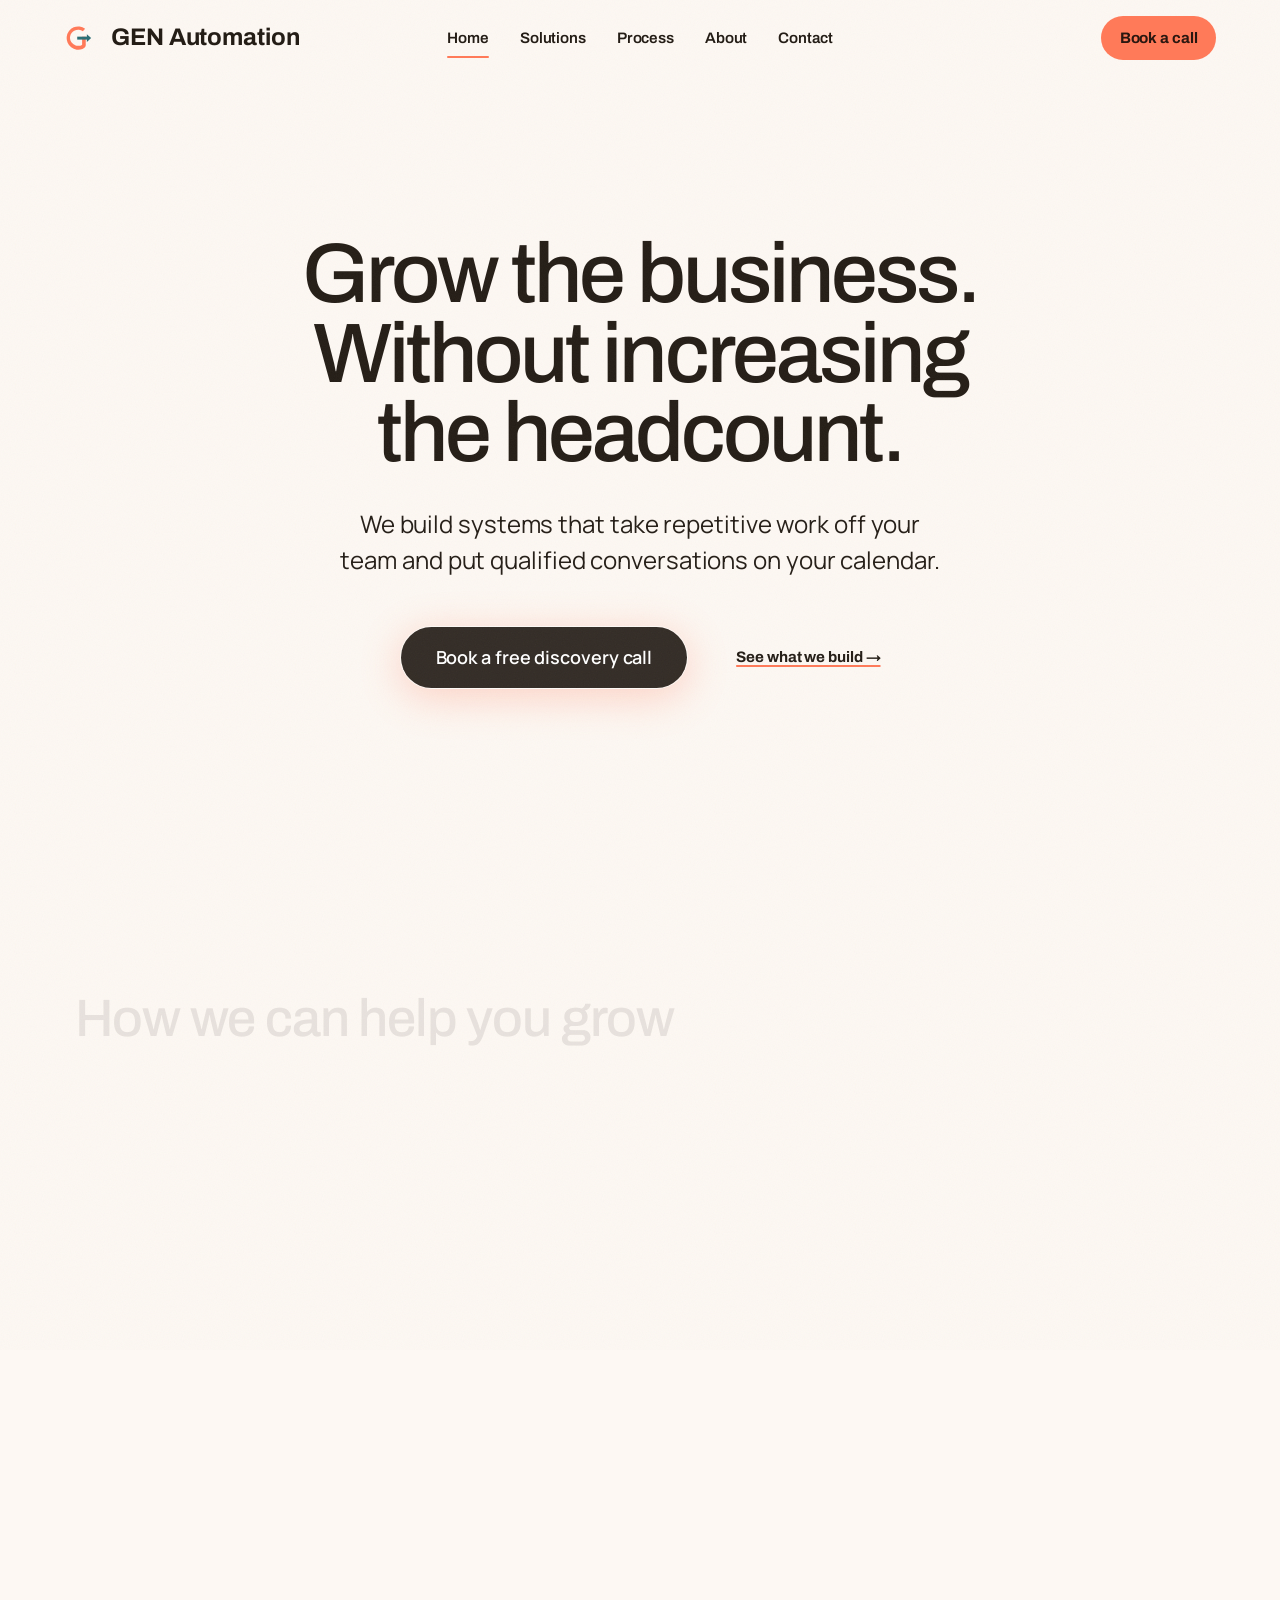
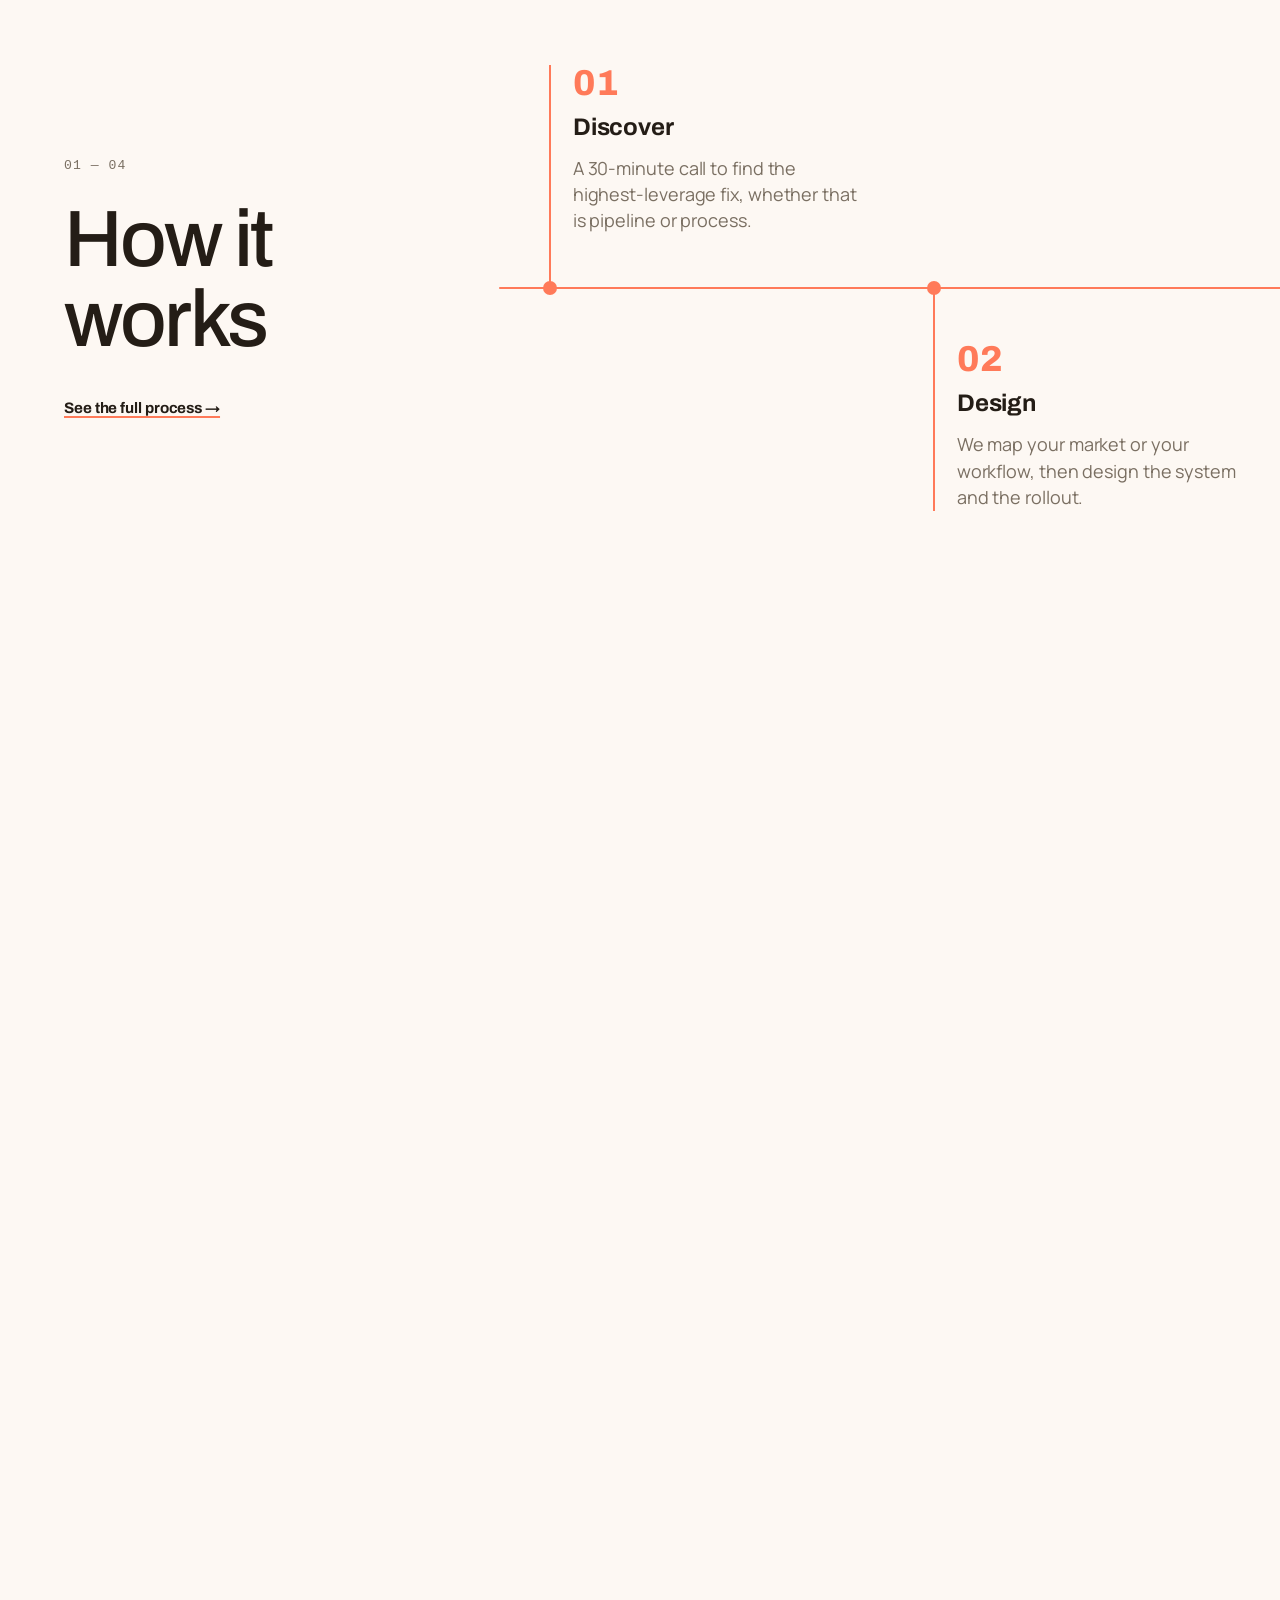
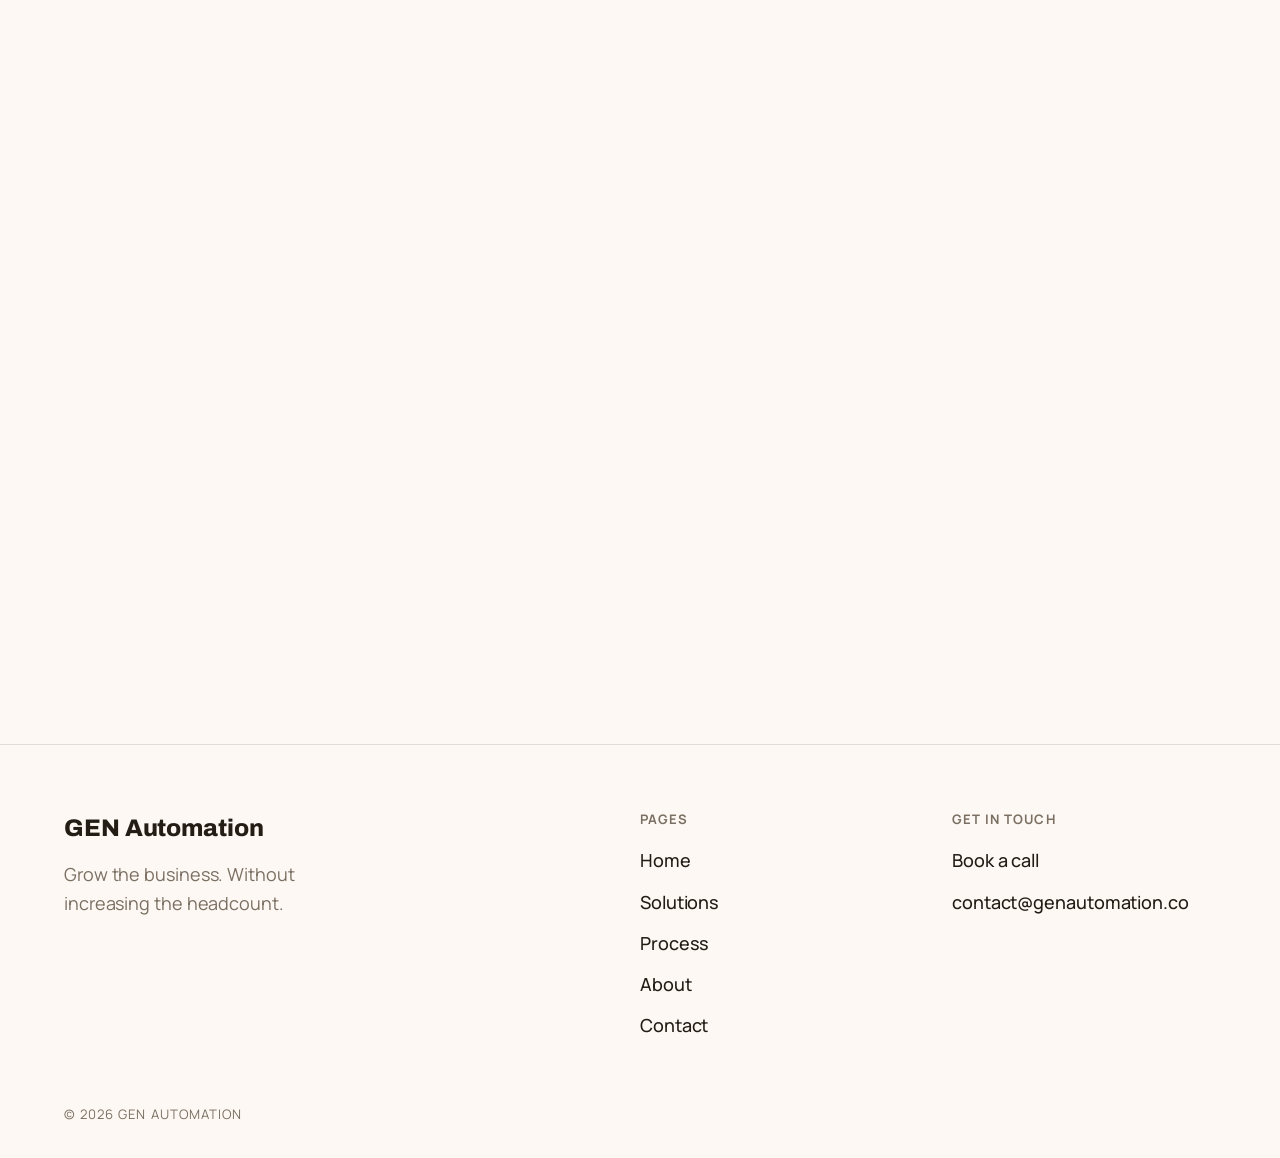
<file: index.html>
<!doctype html>
<html lang="en">
<head>
<meta charset="utf-8">
<meta name="viewport" content="width=device-width, initial-scale=1, viewport-fit=cover">
<title>GEN Automation · Grow the business. Without increasing the headcount.</title>
<meta name="description" content="GEN Automation builds automations that take repetitive work off your team, and outbound systems that put qualified conversations on your calendar.">
<link rel="canonical" href="https://genautomation.co/">
<script type="application/ld+json">
{"@context":"https://schema.org","@type":"ProfessionalService","name":"GEN Automation","url":"https://genautomation.co/","description":"GEN Automation builds automations that take repetitive work off your team, and outbound systems that put qualified conversations on your calendar.","founder":{"@type":"Person","name":"Jonathan Munteanu"}}
</script>
<link rel="icon" type="image/svg+xml" href="/assets/brand/gen-icon.svg">
<link rel="preconnect" href="https://fonts.googleapis.com">
<link rel="preconnect" href="https://fonts.gstatic.com" crossorigin>
<link href="https://fonts.googleapis.com/css2?family=Archivo:wght@600;700;800&family=Manrope:wght@400;500;600;700&display=swap" rel="stylesheet">
<link rel="stylesheet" href="/assets/css/scrollcraft.css">
<link rel="stylesheet" href="/assets/css/site.css">
<style>
  /* --- hero --- */
  .hero { padding-top: clamp(6rem, 18vh, 10rem); padding-bottom: var(--sc-8); min-height: 92vh; min-height: 92svh; display: flex; flex-direction: column; justify-content: center; }
  .hero .sc-wrap { text-align: center; }
  .hero-h1 { font-size: clamp(3rem, 1.6rem + 4.6vw, 6rem); max-width: 18ch; margin-inline: auto; }
  @media (max-width: 700px) { .hero-h1 { font-size: var(--sc-t-2xl); } }
  .hero-lede { margin: var(--sc-6) auto 0; max-width: 40ch; font-size: var(--sc-t-lg); color: var(--sc-ink); line-height: 1.5; }
  .hero-cta { margin-top: var(--sc-7); display: flex; flex-wrap: wrap; align-items: center; justify-content: center; gap: var(--sc-4) var(--sc-7); }

  /* --- outcomes --- */
  .outcomes { padding-block: clamp(4rem, 8vw, 8rem); }
  .outcomes__grid { display: grid; grid-template-columns: repeat(3, minmax(0, 1fr)); gap: var(--sc-6); }
  @media (max-width: 900px) { .outcomes__grid { grid-template-columns: 1fr; max-width: 34rem; } }
  .outcome { border-top: 2px solid var(--sc-accent); padding-top: var(--sc-5); }
  .outcome__title { margin: 0; font-family: var(--sc-font-display); font-weight: 800; font-size: var(--sc-t-xl); line-height: 1.12; color: var(--sc-ink); }
  .outcome__desc { margin: var(--sc-4) 0 0; color: var(--sc-ink-soft); line-height: 1.55; max-width: 34ch; }

  /* --- solutions preview --- */
  .solprev { padding-block: clamp(2rem, 5vw, 5rem) clamp(4rem, 8vw, 8rem); }
  .solprev__grid { display: grid; grid-template-columns: repeat(2, minmax(0, 1fr)); gap: var(--sc-6); }
  @media (max-width: 800px) { .solprev__grid { grid-template-columns: 1fr; } }
  .solprev__more { margin: var(--sc-7) 0 0; color: var(--sc-ink-soft); }
  .solprev__more .text-link { margin-left: var(--sc-2); }

  /* --- act 2: process (how it works) ---
     Pinned horizontal timeline. The engine's pan act pins the stage and
     slides the rail sideways with scroll; the page script below draws the
     coral line up to a fixed "tip" on screen (--tip, a fraction of viewport
     width). Each step builds while its dot travels from the tip to --win
     further left. The rail's right padding is (1 - tip) of the viewport, so
     the line lands full exactly as the pin releases, and the track runs past
     the last step by more than --win so step 04 finishes on screen. */
  .process__stage { display: flex; align-items: center; }
  .prail {
    --tip: 0.62; --win: 0.22;
    display: flex; align-items: center; gap: 6vw;
    width: max-content; height: min(62vh, 40rem);
    padding-left: var(--sc-gutter);
    padding-right: calc((1 - var(--tip)) * 100vw);
  }
  .pintro { flex: none; width: 28vw; }
  .pintro .sc-label { display: block; margin-bottom: var(--sc-5); }
  .pintro__title { font-size: var(--sc-t-3xl); line-height: 1; letter-spacing: var(--sc-track-tight); }
  .ptrack { position: relative; flex: none; width: 118vw; height: 100%; list-style: none; margin: 0; padding: 0; }
  .ptrack__line {
    position: absolute; left: 0; right: 0; top: 50%; height: 2px; margin-top: -1px;
    background: color-mix(in oklab, var(--sc-ink) 10%, transparent); border-radius: 2px;
  }
  .ptrack__fill { position: absolute; inset: 0; background: var(--sc-accent); border-radius: 2px; transform-origin: left center; transform: scaleX(0); }
  .pstep { position: absolute; top: 0; bottom: 0; left: var(--x); width: 24vw; }
  .pstep__dot {
    position: absolute; left: 0; top: 50%; width: 14px; height: 14px; border-radius: 50%;
    background: var(--sc-accent); transform: translate(-50%, -50%) scale(0);
  }
  .pstep__stem { position: absolute; left: -1px; width: 2px; background: var(--sc-accent); transform: scaleY(0); }
  .pstep--up .pstep__stem { top: 10%; bottom: 50%; transform-origin: bottom center; }
  .pstep--down .pstep__stem { top: 50%; bottom: 10%; transform-origin: top center; }
  .pstep__body { position: absolute; left: 1.4rem; right: 0; }
  .pstep--up .pstep__body { top: 10%; }
  .pstep--down .pstep__body { bottom: 10%; }
  .pstep__mask { overflow: hidden; padding-bottom: 0.08em; }
  .pstep__mask > * { transform: translateY(105%); }
  .pstep__n { margin: 0; font-family: var(--sc-font-display); font-weight: 800; font-size: var(--sc-t-xl); color: var(--sc-accent); line-height: 1; }
  .pstep__title { margin: var(--sc-3) 0 0; font-family: var(--sc-font-display); font-weight: 700; font-size: var(--sc-t-lg); color: var(--sc-ink); line-height: 1.15; }
  .pstep__desc { margin: var(--sc-3) 0 0; color: var(--sc-ink-soft); max-width: 30ch; line-height: 1.45; }
  @media (max-width: 700px) {
    .prail { --tip: 0.55; --win: 0.4; gap: 10vw; height: min(72vh, 40rem); }
    .pintro { width: 78vw; }
    .ptrack { width: 260vw; }
    .pstep { width: 60vw; left: var(--xm); }
  }
  /* Reduced motion: the engine turns the stage into an ordinary sideways
     scroll region; show every step settled. */
  @media (prefers-reduced-motion: reduce) {
    .ptrack__fill, .pstep__dot, .pstep__stem, .pstep__mask > * { transform: none !important; }
  }

  .pintro__more { margin: var(--sc-6) 0 0; }

  /* --- founder teaser --- */
  .founder { padding-block: clamp(4rem, 8vw, 8rem); }
  .founder__grid { display: grid; gap: var(--sc-7); grid-template-columns: 1fr; align-items: center; justify-items: center; text-align: center; }
  @media (min-width: 760px) {
    .founder__grid { grid-template-columns: 220px 1fr; gap: var(--sc-9); justify-items: start; text-align: left; }
  }
  .founder__photo { width: 220px; max-width: 70vw; aspect-ratio: 1; border-radius: 50%; overflow: hidden; border: 1px solid var(--sc-hairline); }
  .founder__photo img { width: 100%; height: 100%; object-fit: cover; display: block; }
  .founder__line { margin: var(--sc-5) 0 0; font-family: var(--sc-font-display); font-weight: 700; font-size: var(--sc-t-xl); line-height: 1.25; color: var(--sc-ink); max-width: 30ch; }
  .founder__line em { font-style: normal; color: var(--sc-accent); }
  .founder__sub { margin: var(--sc-4) 0 0; color: var(--sc-ink-soft); max-width: 46ch; }
  .founder__more { margin: var(--sc-6) 0 0; }

  /* --- FAQ --- */
  .faq { padding-block: clamp(3rem, 6vw, 6rem); }
  .faq__list { margin-top: var(--sc-7); max-width: 48rem; border-top: 1px solid var(--sc-hairline); }
  .faq__item { border-bottom: 1px solid var(--sc-hairline); }
  .faq__q {
    list-style: none; cursor: pointer;
    display: flex; justify-content: space-between; align-items: baseline; gap: var(--sc-5);
    padding: var(--sc-5) 0;
    font-family: var(--sc-font-display); font-weight: 700; font-size: var(--sc-t-lg); color: var(--sc-ink);
  }
  .faq__q::-webkit-details-marker { display: none; }
  .faq__q::after { content: "+"; color: var(--sc-accent); font-weight: 800; transition: transform var(--sc-d-base) var(--sc-ease-out); }
  .faq__item[open] .faq__q::after { transform: rotate(45deg); }
  .faq__a { margin: 0 0 var(--sc-5); max-width: 60ch; color: var(--sc-ink-soft); line-height: 1.6; }
  @media (prefers-reduced-motion: reduce) { .faq__q::after { transition: none; } }
  .faq .sec-head { margin-bottom: 0; }
</style>
</head>
<body>

<span data-sc-progress></span>
<div class="sc-grain" aria-hidden="true"></div>

<header class="site-bar">
  <a class="site-bar__brand" href="/">
    <img class="site-bar__icon" src="/assets/brand/gen-icon.svg" alt="">
    <span class="site-bar__name">GEN Automation</span>
  </a>
  <nav class="site-nav" aria-label="Primary">
    <a class="site-nav__link" data-nav href="/">Home</a>
    <a class="site-nav__link" data-nav href="/solutions/">Solutions</a>
    <a class="site-nav__link" data-nav href="/process/">Process</a>
    <a class="site-nav__link" data-nav href="/about/">About</a>
    <a class="site-nav__link" data-nav href="/contact/">Contact</a>
  </nav>
  <div class="site-bar__right">
    <a class="site-bar__book" href="/book/">Book a call</a>
    <button type="button" class="site-bar__menu" id="menuToggle" aria-expanded="false" aria-controls="siteMenu" aria-label="Open menu">
      <span></span><span></span><span></span>
    </button>
  </div>
</header>

<div class="site-menu__scrim" id="siteMenuScrim"></div>
<nav class="site-menu" id="siteMenu" aria-label="Site">
  <ul class="site-menu__list">
    <li><a class="site-menu__link" data-nav href="/">Home</a></li>
    <li><a class="site-menu__link" data-nav href="/solutions/">Solutions</a></li>
    <li><a class="site-menu__link" data-nav href="/process/">Process</a></li>
    <li><a class="site-menu__link" data-nav href="/about/">About</a></li>
    <li><a class="site-menu__link" data-nav href="/contact/">Contact</a></li>
    <li><a class="site-menu__link site-menu__link--cta" data-nav href="/book/">Book a call</a></li>
  </ul>
</nav>

<main id="top">

  <!-- HERO: what we do and where to click, on screen instantly. -->
  <section data-sc-act="flow" data-sc-drift="#FDF8F3">
    <div class="hero" data-sc-spotlight>
      <div class="sc-wrap">
        <h1 class="sc-display hero-h1">Grow the business. Without increasing the headcount.</h1>
        <p class="hero-lede" data-reveal>We build systems that take repetitive work off your team and put qualified conversations on your calendar.</p>
        <div class="hero-cta" data-reveal>
          <a class="glass-cta" href="/book/">
            <span class="glass-cta__spin" aria-hidden="true"><span class="glass-cta__cone"></span></span>
            <span class="glass-cta__rim" aria-hidden="true"></span>
            <span class="glass-cta__body">
              <span class="glass-cta__beam" aria-hidden="true"></span>
              <span class="glass-cta__fill" aria-hidden="true"></span>
              <span class="glass-cta__label">Book a free discovery call</span>
            </span>
          </a>
          <a class="text-link" href="/solutions/">See what we build →</a>
        </div>
      </div>
    </div>
  </section>

  <!-- OUTCOMES: what the owner actually gets, in their words. -->
  <section id="why" class="outcomes" data-sc-act="flow" data-sc-drift="#FDF8F3" data-sc-spotlight>
    <div class="sc-wrap">
      <div class="sec-head">
        <h2 class="sc-display sc-display--md" data-reveal>How we can help you grow</h2>
      </div>
      <div class="outcomes__grid">
        <article class="outcome" data-reveal>
          <h3 class="outcome__title">More conversations with the right buyers</h3>
          <p class="outcome__desc">Outbound built around your ideal clients that finds them and starts a personal conversation every week, without you writing a single email.</p>
        </article>
        <article class="outcome" data-reveal>
          <h3 class="outcome__title">Hours back every week</h3>
          <p class="outcome__desc">Follow-ups, quotes, data entry and hand-offs that run on their own, so your team works on what actually needs a person.</p>
        </article>
        <article class="outcome" data-reveal>
          <h3 class="outcome__title">Every lead answered in minutes</h3>
          <p class="outcome__desc">New inquiries can get a quick, personal response and a follow-up that doesn't slip, so the buyers you already earned don't go cold.</p>
        </article>
      </div>
    </div>
  </section>

  <!-- 2 · PROCESS: pan. The stage pins and the timeline slides sideways;
       the line draws across and each step grows its stem and copy as the
       line reaches it (script at the end of the page). -->
  <section id="process" data-sc-act="pan" data-sc-span="2.6" data-sc-drift="#FDF8F3">
    <div class="process__stage" data-sc-stage data-sc-spotlight>
      <div class="prail" data-sc-pan="0">
        <div class="pintro">
          <span class="sc-label">01 — 04</span>
          <h2 class="sc-display pintro__title">How it works</h2>
          <p class="pintro__more"><a class="text-link" href="/process/">See the full process →</a></p>
        </div>
        <ol class="ptrack">
          <li class="ptrack__line" aria-hidden="true"><span class="ptrack__fill"></span></li>
          <li class="pstep pstep--up" style="--x:4vw; --xm:4vw">
            <span class="pstep__dot"></span><span class="pstep__stem"></span>
            <div class="pstep__body">
              <div class="pstep__mask"><p class="pstep__n">01</p></div>
              <div class="pstep__mask"><p class="pstep__title">Discover</p></div>
              <div class="pstep__mask"><p class="pstep__desc">A 30-minute call to find the highest-leverage fix, whether that is pipeline or process.</p></div>
            </div>
          </li>
          <li class="pstep pstep--down" style="--x:34vw; --xm:76vw">
            <span class="pstep__dot"></span><span class="pstep__stem"></span>
            <div class="pstep__body">
              <div class="pstep__mask"><p class="pstep__n">02</p></div>
              <div class="pstep__mask"><p class="pstep__title">Design</p></div>
              <div class="pstep__mask"><p class="pstep__desc">We map your market or your workflow, then design the system and the rollout.</p></div>
            </div>
          </li>
          <li class="pstep pstep--up" style="--x:64vw; --xm:148vw">
            <span class="pstep__dot"></span><span class="pstep__stem"></span>
            <div class="pstep__body">
              <div class="pstep__mask"><p class="pstep__n">03</p></div>
              <div class="pstep__mask"><p class="pstep__title">Build and Deploy</p></div>
              <div class="pstep__mask"><p class="pstep__desc">We build it, put it in the tools you already use, and get it running. Clear timelines and updates.</p></div>
            </div>
          </li>
          <li class="pstep pstep--down" style="--x:94vw; --xm:220vw">
            <span class="pstep__dot"></span><span class="pstep__stem"></span>
            <div class="pstep__body">
              <div class="pstep__mask"><p class="pstep__n">04</p></div>
              <div class="pstep__mask"><p class="pstep__title">Optimize</p></div>
              <div class="pstep__mask"><p class="pstep__desc">Deploy the system, measure results, and leave you with a finished system you keep.</p></div>
            </div>
          </li>
        </ol>
      </div>
    </div>
  </section>

  <!-- FOUNDER TEASER: one money/time line; the full story is on /about/. -->
  <section class="founder" data-sc-act="flow" data-sc-drift="#FDF8F3" data-sc-spotlight>
    <div class="sc-wrap founder__grid">
      <div class="founder__photo" data-reveal>
        <img src="/assets/brand/founder-circle-coral-nowisp.jpg" alt="Jonathan Munteanu, founder of GEN Automation">
      </div>
      <div>
        <p class="sc-label" data-reveal>Who you’ll work with</p>
        <p class="founder__line" data-reveal><em>$18K+ in specialist time saved.</em> I built AI systems that turned 5+ hours of work into minutes at a Fortune 100 company.</p>
        <p class="founder__sub" data-reveal>Jonathan Munteanu – Founder, GEN Automation</p>
        <p class="founder__more" data-reveal><a class="text-link" href="/about/">More about me →</a></p>
      </div>
    </div>
  </section>

  <!-- FAQ: objections answered straight, before the close. -->
  <section id="faq" class="sc-section faq" data-sc-act="flow" data-sc-drift="#FDF8F3" data-sc-spotlight>
    <div class="sc-wrap">
      <div class="sec-head">
        <h2 class="sc-display sc-display--md" data-reveal>FAQs</h2>
      </div>
      <div class="faq__list" data-reveal>
        <details class="faq__item">
          <summary class="faq__q">Is this built around my business?</summary>
          <p class="faq__a">Yes. Every system is adapted to your ideal clients, your offer and your own processes, and it runs in the tools you already use. Nothing is a template dropped on top of your business.</p>
        </details>
        <details class="faq__item">
          <summary class="faq__q">Will outbound feel generic to my prospects?</summary>
          <p class="faq__a">No. Targeting is built from your best customers, and every message is researched and written for one person, in your voice, about their business. We build for replies, not volume.</p>
        </details>
        <details class="faq__item">
          <summary class="faq__q">Do I own what you build?</summary>
          <p class="faq__a">Yes. It runs in your accounts, and you get an SOP and a walkthrough video so your team can run it.</p>
        </details>
        <details class="faq__item">
          <summary class="faq__q">I’m not technical. Will I be able to run it?</summary>
          <p class="faq__a">You don’t need to be. You get a finished system and a short video showing exactly how to use it.</p>
        </details>
      </div>
    </div>
  </section>

  <section class="cta-band" data-sc-act="flow" data-sc-drift="#FDF8F3" data-sc-spotlight>
    <div class="sc-wrap">
      <div class="cta-band__card" data-reveal>
        <h2 class="sc-display cta-band__title">Let’s find your first system.</h2>
        <p class="cta-band__lede">A free 30-minute call. You’ll leave knowing what’s worth building.</p>
        <a class="cta" href="/book/" data-sc-magnet="0.22">Book a free 30-minute call</a>
      </div>
    </div>
  </section>

</main>

<footer class="site-footer">
  <div class="sc-wrap">
    <div class="site-footer__grid">
      <div class="site-footer__brand">
        <p class="site-footer__name">GEN Automation</p>
        <p class="site-footer__tag">Grow the business. Without increasing the headcount.</p>
      </div>
      <div>
        <p class="site-footer__h">Pages</p>
        <ul class="site-footer__links">
          <li><a href="/">Home</a></li>
          <li><a href="/solutions/">Solutions</a></li>
          <li><a href="/process/">Process</a></li>
          <li><a href="/about/">About</a></li>
          <li><a href="/contact/">Contact</a></li>
        </ul>
      </div>
      <div>
        <p class="site-footer__h">Get in touch</p>
        <ul class="site-footer__links">
          <li><a href="/book/">Book a call</a></li>
          <li><a href="mailto:contact@genautomation.co">contact@genautomation.co</a></li>
        </ul>
      </div>
    </div>
    <p class="site-footer__legal">&copy; <span data-year></span> GEN Automation</p>
  </div>
</footer>

<script src="/assets/js/scrollcraft.js"></script>
<script>
  // Phones pan ~3 viewports of timeline; give that more vertical scroll.
  if (window.matchMedia('(max-width: 700px)').matches) {
    var pa = document.getElementById('process');
    if (pa) pa.setAttribute('data-sc-span', '4.2');
  }
  ScrollCraft.mount(document.body);
</script>
<script src="/assets/js/site.js"></script>
<script>
(function () {
  // Process timeline. The engine pins #process and slides .prail; this draws
  // the line up to the on-screen tip and grows each step as the tip reaches
  // its dot: dot, then stem, then number / title / description rising out of
  // their masks one after another.
  var act = document.getElementById('process');
  if (!act) return;
  var rail = act.querySelector('.prail');
  var track = act.querySelector('.ptrack');
  var fill = act.querySelector('.ptrack__fill');
  var steps = Array.prototype.map.call(act.querySelectorAll('.pstep'), function (el) {
    return {
      el: el,
      dot: el.querySelector('.pstep__dot'),
      stem: el.querySelector('.pstep__stem'),
      lines: Array.prototype.map.call(el.querySelectorAll('.pstep__mask > *'), function (x) { return x; })
    };
  });
  if (!rail || !track || !fill || !steps.length) return;
  if (window.matchMedia('(prefers-reduced-motion: reduce)').matches) return;

  function clamp01(t) { return t < 0 ? 0 : t > 1 ? 1 : t; }
  function ease(t) { return 1 - Math.pow(1 - t, 3); }

  var running = false;
  function frame() {
    if (!running) return;
    var vw = window.innerWidth;
    var tip = vw * (parseFloat(getComputedStyle(rail).getPropertyValue('--tip')) || 0.62);
    var tr = track.getBoundingClientRect();
    fill.style.transform = 'scaleX(' + clamp01((tip - tr.left) / tr.width).toFixed(4) + ')';

    var win = vw * (parseFloat(getComputedStyle(rail).getPropertyValue('--win')) || 0.22);
    steps.forEach(function (s) {
      var x = s.el.getBoundingClientRect().left;
      var p = clamp01((tip - x) / win);
      s.dot.style.transform = 'translate(-50%,-50%) scale(' + ease(clamp01(p / 0.2)).toFixed(3) + ')';
      s.stem.style.transform = 'scaleY(' + ease(clamp01((p - 0.1) / 0.35)).toFixed(3) + ')';
      s.lines.forEach(function (line, i) {
        var t = ease(clamp01((p - 0.3 - i * 0.12) / 0.4));
        line.style.transform = 'translateY(' + ((1 - t) * 105).toFixed(2) + '%)';
      });
    });
    requestAnimationFrame(frame);
  }
  // Only run while the act is anywhere near the screen.
  new IntersectionObserver(function (entries) {
    var on = entries[0].isIntersecting;
    if (on && !running) { running = true; requestAnimationFrame(frame); }
    if (!on) running = false;
  }, { rootMargin: '50% 0px' }).observe(act);
})();
</script>
</body>
</html>
</file>
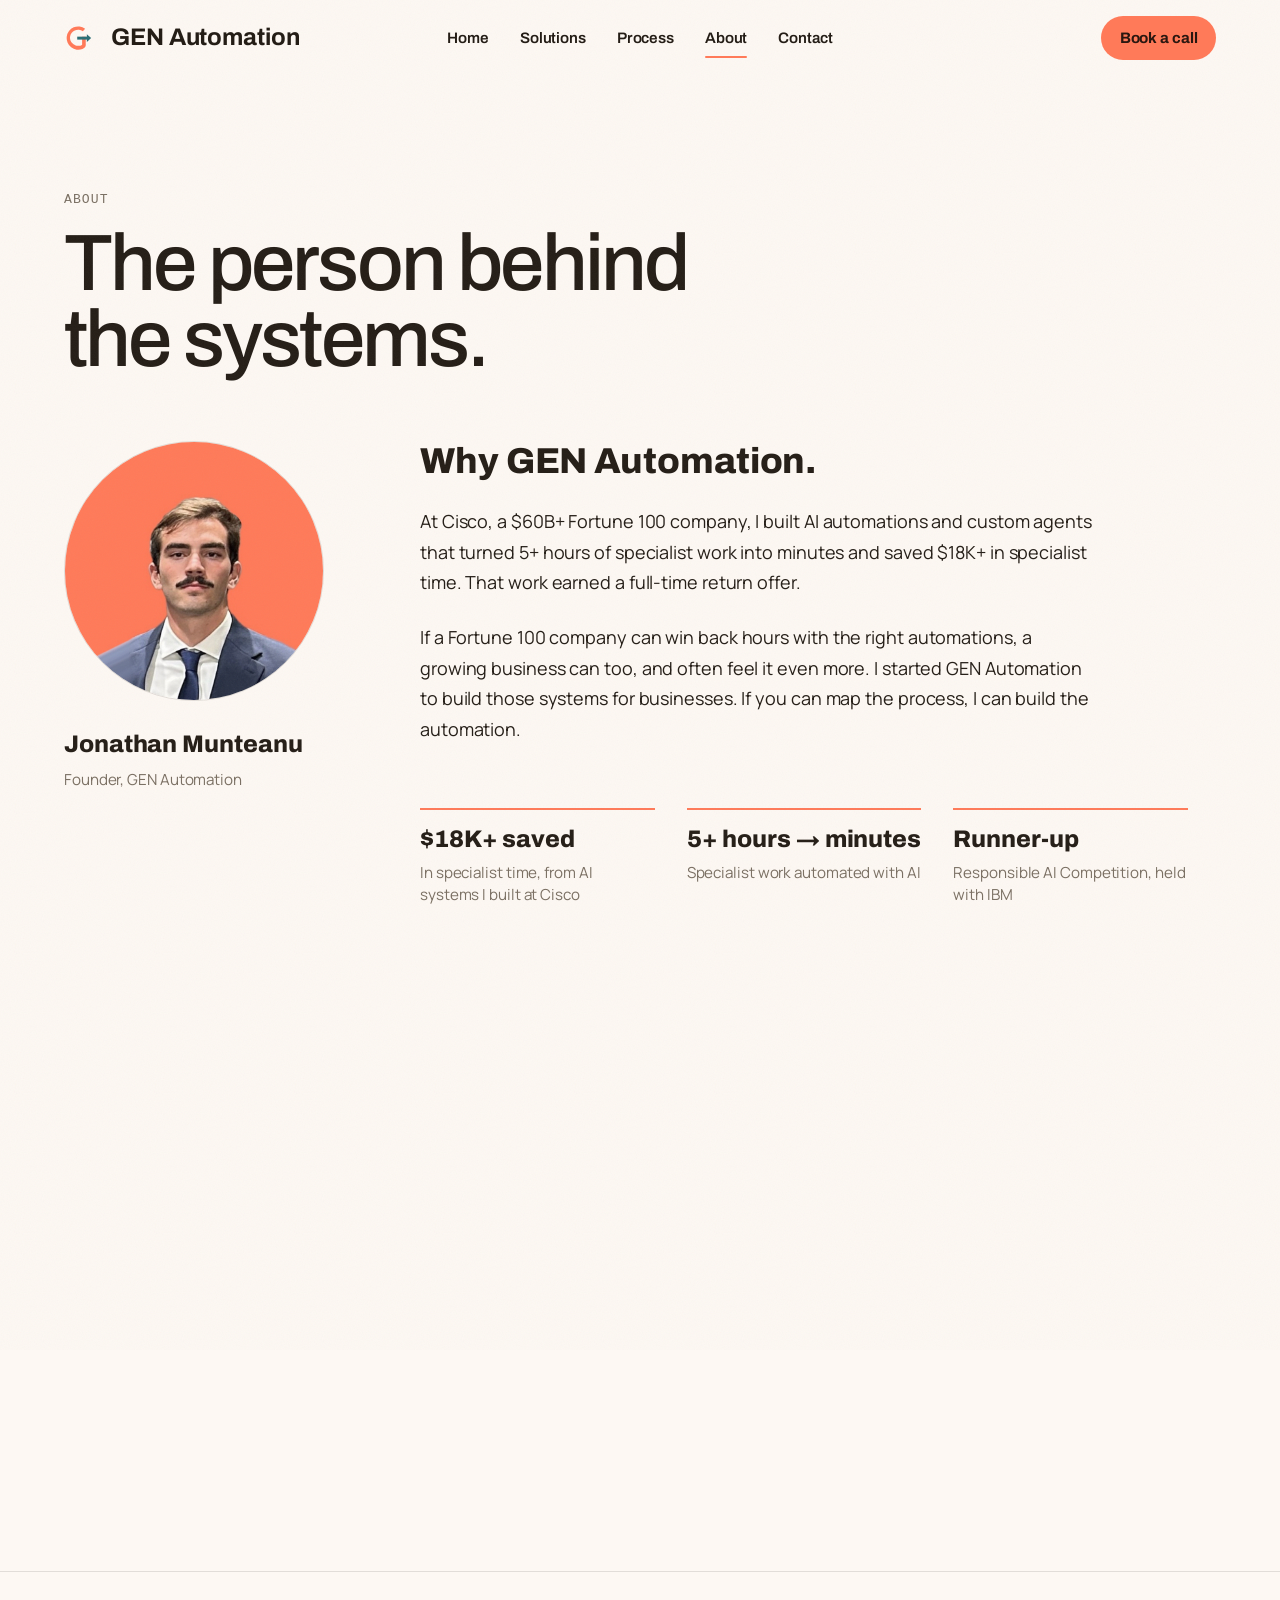
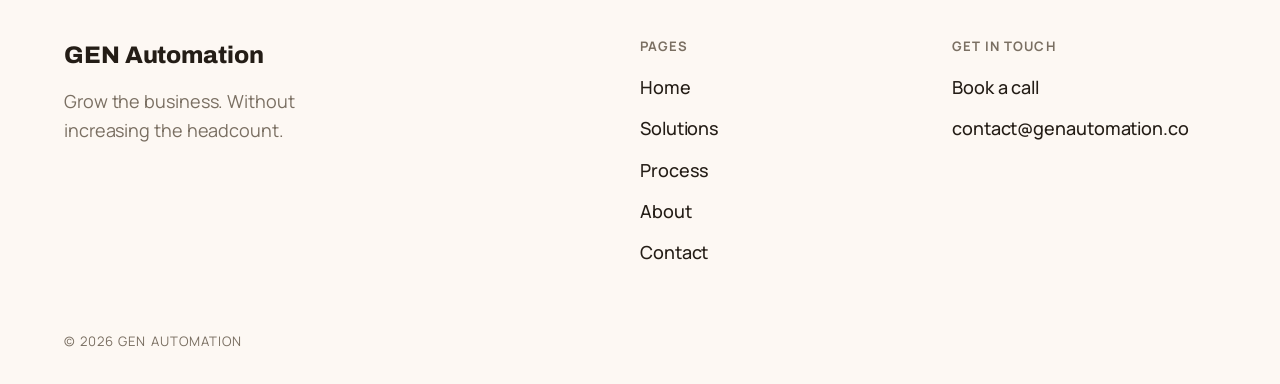
<file: about/index.html>
<!doctype html>
<html lang="en">
<head>
<meta charset="utf-8">
<meta name="viewport" content="width=device-width, initial-scale=1, viewport-fit=cover">
<title>About · GEN Automation</title>
<meta name="description" content="Jonathan Munteanu, founder of GEN Automation: AI automations and agents built at Cisco, now built for growing businesses.">
<link rel="canonical" href="https://genautomation.co/about/">
<link rel="icon" type="image/svg+xml" href="/assets/brand/gen-icon.svg">
<link rel="preconnect" href="https://fonts.googleapis.com">
<link rel="preconnect" href="https://fonts.gstatic.com" crossorigin>
<link href="https://fonts.googleapis.com/css2?family=Archivo:wght@600;700;800&family=Manrope:wght@400;500;600;700&display=swap" rel="stylesheet">
<link rel="stylesheet" href="/assets/css/scrollcraft.css">
<link rel="stylesheet" href="/assets/css/site.css">
<style>
  .story { padding-bottom: var(--sc-7); }
  .story__grid { display: grid; grid-template-columns: 260px minmax(0, 1fr); gap: var(--sc-9); align-items: start; }
  @media (max-width: 820px) { .story__grid { grid-template-columns: 1fr; gap: var(--sc-7); } }
  .story__photo { width: 260px; max-width: 70vw; aspect-ratio: 1; border-radius: 50%; overflow: hidden; border: 1px solid var(--sc-hairline); }
  .story__photo img { width: 100%; height: 100%; object-fit: cover; display: block; }
  .story__name { margin: var(--sc-5) 0 0; font-family: var(--sc-font-display); font-weight: 800; font-size: var(--sc-t-lg); color: var(--sc-ink); }
  .story__role { margin: var(--sc-1) 0 0; color: var(--sc-ink-soft); font-size: var(--sc-t-sm); }
  .story__body > * + * { margin-top: var(--sc-5); }
  .story__body p { margin-bottom: 0; max-width: 62ch; color: var(--sc-ink); line-height: 1.7; }
  .story__h { margin: var(--sc-8) 0 0; font-family: var(--sc-font-display); font-weight: 800; font-size: var(--sc-t-xl); color: var(--sc-ink); line-height: 1.15; }
  .story__h:first-child { margin-top: 0; }
  .facts { list-style: none; margin: var(--sc-8) 0 0; padding: 0; display: grid; grid-template-columns: repeat(3, minmax(0, 1fr)); gap: var(--sc-6); max-width: 48rem; }
  @media (max-width: 820px) { .facts { grid-template-columns: 1fr; } }
  .facts li { border-top: 2px solid var(--sc-accent); padding-top: var(--sc-4); }
  .facts strong { display: block; font-family: var(--sc-font-display); font-weight: 800; font-size: var(--sc-t-lg); color: var(--sc-ink); line-height: 1.15; }
  .facts span { display: block; margin-top: var(--sc-2); color: var(--sc-ink-soft); font-size: var(--sc-t-sm); line-height: 1.45; }
</style>
</head>
<body>

<span data-sc-progress></span>
<div class="sc-grain" aria-hidden="true"></div>

<header class="site-bar">
  <a class="site-bar__brand" href="/">
    <img class="site-bar__icon" src="/assets/brand/gen-icon.svg" alt="">
    <span class="site-bar__name">GEN Automation</span>
  </a>
  <nav class="site-nav" aria-label="Primary">
    <a class="site-nav__link" data-nav href="/">Home</a>
    <a class="site-nav__link" data-nav href="/solutions/">Solutions</a>
    <a class="site-nav__link" data-nav href="/process/">Process</a>
    <a class="site-nav__link" data-nav href="/about/">About</a>
    <a class="site-nav__link" data-nav href="/contact/">Contact</a>
  </nav>
  <div class="site-bar__right">
    <a class="site-bar__book" href="/book/">Book a call</a>
    <button type="button" class="site-bar__menu" id="menuToggle" aria-expanded="false" aria-controls="siteMenu" aria-label="Open menu">
      <span></span><span></span><span></span>
    </button>
  </div>
</header>

<div class="site-menu__scrim" id="siteMenuScrim"></div>
<nav class="site-menu" id="siteMenu" aria-label="Site">
  <ul class="site-menu__list">
    <li><a class="site-menu__link" data-nav href="/">Home</a></li>
    <li><a class="site-menu__link" data-nav href="/solutions/">Solutions</a></li>
    <li><a class="site-menu__link" data-nav href="/process/">Process</a></li>
    <li><a class="site-menu__link" data-nav href="/about/">About</a></li>
    <li><a class="site-menu__link" data-nav href="/contact/">Contact</a></li>
    <li><a class="site-menu__link site-menu__link--cta" data-nav href="/book/">Book a call</a></li>
  </ul>
</nav>

<main id="top">
  <section class="page-head" data-sc-act="flow" data-sc-drift="#FDF8F3" data-sc-spotlight>
    <div class="sc-wrap">
      <p class="sc-label" data-reveal>About</p>
      <h1 class="sc-display page-head__title" data-reveal>The person behind the systems.</h1>
    </div>
  </section>

  <section class="story" data-sc-act="flow" data-sc-drift="#FDF8F3">
    <div class="sc-wrap story__grid">
      <div data-reveal>
        <div class="story__photo"><img src="/assets/brand/founder-circle-coral-nowisp.jpg" alt="Jonathan Munteanu, founder of GEN Automation"></div>
        <p class="story__name">Jonathan Munteanu</p>
        <p class="story__role">Founder, GEN Automation</p>
      </div>
      <div class="story__body">
        <h2 class="story__h" data-reveal>Why GEN Automation.</h2>
        <p data-reveal>At Cisco, a $60B+ Fortune 100 company, I built AI automations and custom agents that turned 5+ hours of specialist work into minutes and saved $18K+ in specialist time. That work earned a full-time return offer.</p>
        <p data-reveal>If a Fortune 100 company can win back hours with the right automations, a growing business can too, and often feel it even more. I started GEN Automation to build those systems for businesses. If you can map the process, I can build the automation.</p>
        <ul class="facts" data-reveal>
          <li><strong>$18K+ saved</strong><span>In specialist time, from AI systems I built at Cisco</span></li>
          <li><strong>5+ hours → minutes</strong><span>Specialist work automated with AI</span></li>
          <li><strong>Runner-up</strong><span>Responsible AI Competition, held with IBM</span></li>
        </ul>
      </div>
    </div>
  </section>

  <section class="cta-band" data-sc-act="flow" data-sc-drift="#FDF8F3" data-sc-spotlight>
    <div class="sc-wrap">
      <div class="cta-band__card" data-reveal>
        <h2 class="sc-display cta-band__title">Let’s see what we can build for you.</h2>
        <p class="cta-band__lede">A free 30-minute call, directly with me.</p>
        <a class="cta" href="/book/" data-sc-magnet="0.22">Book a free 30-minute call</a>
      </div>
    </div>
  </section>

</main>

<footer class="site-footer">
  <div class="sc-wrap">
    <div class="site-footer__grid">
      <div class="site-footer__brand">
        <p class="site-footer__name">GEN Automation</p>
        <p class="site-footer__tag">Grow the business. Without increasing the headcount.</p>
      </div>
      <div>
        <p class="site-footer__h">Pages</p>
        <ul class="site-footer__links">
          <li><a href="/">Home</a></li>
          <li><a href="/solutions/">Solutions</a></li>
          <li><a href="/process/">Process</a></li>
          <li><a href="/about/">About</a></li>
          <li><a href="/contact/">Contact</a></li>
        </ul>
      </div>
      <div>
        <p class="site-footer__h">Get in touch</p>
        <ul class="site-footer__links">
          <li><a href="/book/">Book a call</a></li>
          <li><a href="mailto:contact@genautomation.co">contact@genautomation.co</a></li>
        </ul>
      </div>
    </div>
    <p class="site-footer__legal">&copy; <span data-year></span> GEN Automation</p>
  </div>
</footer>

<script src="/assets/js/scrollcraft.js"></script>
<script>ScrollCraft.mount(document.body);</script>
<script src="/assets/js/site.js"></script>
</body>
</html>
</file>
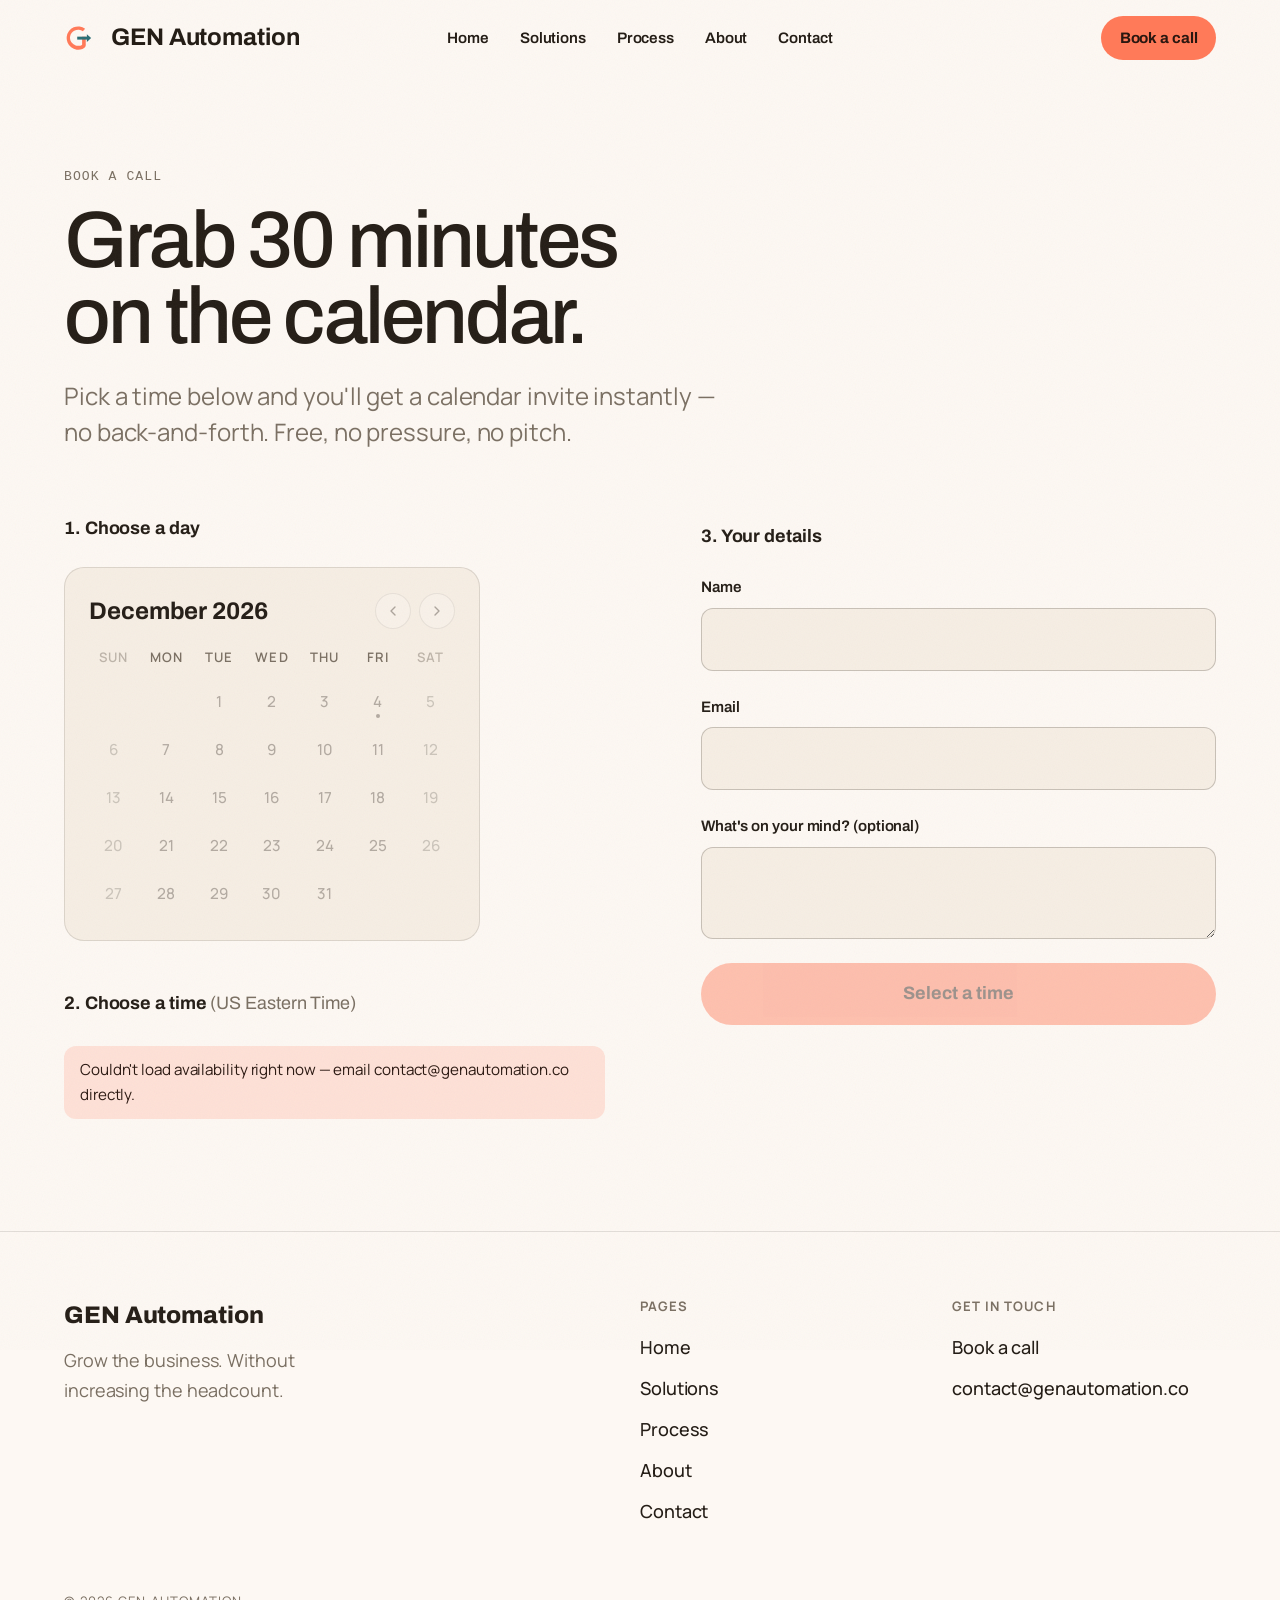
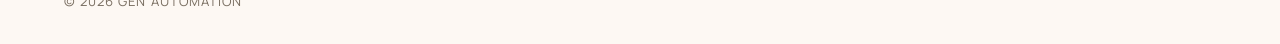
<file: book/index.html>
<!doctype html>
<html lang="en">
<head>
<meta charset="utf-8">
<meta name="viewport" content="width=device-width, initial-scale=1, viewport-fit=cover">
<title>Book a call · GEN Automation</title>
<meta name="description" content="Book a free 30-minute discovery call with GEN Automation — pick a time, get an instant calendar invite.">
<link rel="canonical" href="https://genautomation.co/book/">
<link rel="icon" type="image/svg+xml" href="/assets/brand/gen-icon.svg">
<link rel="preconnect" href="https://fonts.googleapis.com">
<link rel="preconnect" href="https://fonts.gstatic.com" crossorigin>
<link href="https://fonts.googleapis.com/css2?family=Archivo:wght@600;700;800&family=Manrope:wght@400;500;600;700&display=swap" rel="stylesheet">
<link rel="stylesheet" href="/assets/css/scrollcraft.css">
<link rel="stylesheet" href="/assets/css/site.css">
<style>
  /* ---- booking page ---- */
  .book { padding: clamp(7rem, 17vh, 10rem) 0 var(--sc-9); }
  .book__head { max-width: 42rem; margin-bottom: var(--sc-8); }
  .book__title { font-size: var(--sc-t-3xl); margin: var(--sc-4) 0 0; }
  .book__lede { margin-top: var(--sc-5); max-width: 46ch; font-size: var(--sc-t-lg); color: var(--sc-ink-soft); line-height: 1.5; }

  .book__layout { display: grid; gap: var(--sc-8); grid-template-columns: 1fr; align-items: start; }
  @media (min-width: 900px) {
    .book__layout { grid-template-columns: 1.05fr 1fr; gap: var(--sc-9); }
  }

  .book__panel-title { font-family: var(--sc-font-display); font-weight: 700; font-size: var(--sc-t-base); color: var(--sc-ink); margin: 0 0 var(--sc-5); }

  /* Month calendar, Sunday-first like a US wall calendar. Only weekdays with
     open times are clickable; the Worker offers Mon-Fri, 9-5 Eastern. */
  .cal {
    max-width: 26rem;
    margin: 0 0 var(--sc-7);
    padding: var(--sc-5);
    background: var(--sc-surface);
    border: 1px solid var(--sc-hairline);
    border-radius: var(--sc-r-lg);
  }
  .cal__head { display: flex; align-items: center; justify-content: space-between; margin-bottom: var(--sc-4); }
  .cal__month { margin: 0; font-family: var(--sc-font-display); font-weight: 700; font-size: var(--sc-t-lg); color: var(--sc-ink); }
  .cal__nav { display: flex; gap: var(--sc-2); }
  .cal__nav-btn {
    display: inline-flex; align-items: center; justify-content: center;
    width: 2.25rem; height: 2.25rem; padding: 0;
    border-radius: 50%; border: 1px solid var(--sc-hairline-strong);
    background: var(--sc-canvas); color: var(--sc-ink); cursor: pointer;
    transition: border-color var(--sc-d-fast) var(--sc-ease-out), color var(--sc-d-fast) var(--sc-ease-out);
  }
  .cal__nav-btn svg { width: 1rem; height: 1rem; }
  .cal__nav-btn:hover:not(:disabled) { border-color: var(--sc-accent); color: var(--sc-accent); }
  .cal__nav-btn:disabled { opacity: 0.35; cursor: default; }
  /* minmax(0, 1fr): let columns shrink below their labels' width, or the
     letter-spaced weekday names hold the grid wider than a small phone. */
  .cal__grid { display: grid; grid-template-columns: repeat(7, minmax(0, 1fr)); gap: var(--sc-1); }
  .cal__dow {
    padding-bottom: var(--sc-2); text-align: center;
    font-size: var(--sc-t-xs); font-weight: 600; letter-spacing: var(--sc-track-wide); text-transform: uppercase;
    color: var(--sc-ink-soft);
  }
  .cal__dow--off { opacity: 0.45; }
  .cal__day {
    position: relative; justify-self: center;
    width: 100%; max-width: 2.75rem; aspect-ratio: 1; padding: 0;
    border: 0; border-radius: 50%;
    background: transparent;
    font-family: var(--sc-font-text); font-weight: 500; font-size: var(--sc-t-sm);
    color: color-mix(in oklab, var(--sc-ink) 32%, transparent);
    transition: background var(--sc-d-fast) var(--sc-ease-out), color var(--sc-d-fast) var(--sc-ease-out);
  }
  .cal__day--weekend { color: color-mix(in oklab, var(--sc-ink) 20%, transparent); }
  .cal__day--open {
    font-weight: 700; color: var(--sc-ink); cursor: pointer;
    background: color-mix(in oklab, var(--sc-accent) 14%, transparent);
  }
  .cal__day--open:hover { background: color-mix(in oklab, var(--sc-accent) 28%, transparent); }
  .cal__day--open[aria-pressed="true"] { background: var(--sc-accent); color: var(--sc-accent-ink); }
  /* today: a small dot under the number */
  .cal__day--today::after {
    content: ""; position: absolute; left: 50%; bottom: 14%;
    width: 4px; height: 4px; margin-left: -2px; border-radius: 50%;
    background: currentColor;
  }
  .cal__day:focus-visible, .cal__nav-btn:focus-visible { outline: 2px solid var(--sc-accent); outline-offset: 2px; }
  /* Very small phones (after the base rules so it wins): single-letter weekdays (S M T W T F S). */
  @media (max-width: 359px) {
    .cal { padding: var(--sc-4); }
    .cal__month { font-size: var(--sc-t-base); }
    .cal__dow { font-size: 0; letter-spacing: 0; }
    .cal__dow::after { content: attr(data-short); font-size: var(--sc-t-xs); }
  }

  .book__tz { font-weight: 400; color: var(--sc-ink-soft); }
  .slot-date { margin: calc(-1 * var(--sc-3)) 0 var(--sc-4); font-weight: 600; color: var(--sc-ink); }

  .slot-grid { display: grid; grid-template-columns: repeat(auto-fill, minmax(92px, 1fr)); gap: var(--sc-3); }
  .slot-btn {
    font-family: var(--sc-font-text);
    font-weight: 600;
    font-size: var(--sc-t-sm);
    color: var(--sc-ink);
    background: var(--sc-surface);
    border: 1px solid var(--sc-hairline-strong);
    border-radius: var(--sc-r-md);
    padding: var(--sc-3);
    cursor: pointer;
    transition: background var(--sc-d-fast) var(--sc-ease-out), color var(--sc-d-fast) var(--sc-ease-out), border-color var(--sc-d-fast) var(--sc-ease-out);
  }
  .slot-btn[aria-pressed="true"] { background: var(--sc-accent); color: var(--sc-accent-ink); border-color: var(--sc-accent); }
  .slot-btn:hover { border-color: var(--sc-accent); }

  .book-form { margin-top: var(--sc-2); }
  .field { display: flex; flex-direction: column; gap: var(--sc-2); margin-bottom: var(--sc-5); }
  .field label { font-family: var(--sc-font-display); font-weight: 600; font-size: var(--sc-t-sm); color: var(--sc-ink); }
  .field input, .field textarea {
    font: inherit;
    font-family: var(--sc-font-text);
    padding: var(--sc-4);
    border-radius: var(--sc-r-md);
    border: 1px solid var(--sc-hairline-strong);
    background: var(--sc-surface);
    color: var(--sc-ink);
  }
  .field input:focus, .field textarea:focus { outline: 2px solid var(--sc-accent); outline-offset: 2px; }
  .field textarea { resize: vertical; min-height: 5rem; }

  .book-form__submit { width: 100%; padding: var(--sc-4) var(--sc-6); text-align: center; border: 0; font-size: var(--sc-t-base); cursor: pointer; }
  .book-form__submit:disabled { opacity: 0.45; cursor: not-allowed; }
  .book-form__submit:disabled:hover { background: var(--sc-accent); color: var(--sc-accent-ink); transform: none; }

  .book__status { margin-top: var(--sc-4); font-size: var(--sc-t-sm); color: var(--sc-ink-soft); min-height: 1.4em; }
  .book__status--error { color: var(--sc-accent-ink); background: color-mix(in oklab, var(--sc-accent) 18%, transparent); padding: var(--sc-3) var(--sc-4); border-radius: var(--sc-r-md); }

  .confirm { text-align: left; }
  .confirm__title { font-size: var(--sc-t-2xl); margin: var(--sc-4) 0 0; }
  .confirm p.book__lede { margin-inline: 0; max-width: 64ch; }

</style>
</head>
<body>

<div class="sc-grain" aria-hidden="true"></div>

<header class="site-bar">
  <a class="site-bar__brand" href="/">
    <img class="site-bar__icon" src="/assets/brand/gen-icon.svg" alt="">
    <span class="site-bar__name">GEN Automation</span>
  </a>
  <nav class="site-nav" aria-label="Primary">
    <a class="site-nav__link" data-nav href="/">Home</a>
    <a class="site-nav__link" data-nav href="/solutions/">Solutions</a>
    <a class="site-nav__link" data-nav href="/process/">Process</a>
    <a class="site-nav__link" data-nav href="/about/">About</a>
    <a class="site-nav__link" data-nav href="/contact/">Contact</a>
  </nav>
  <div class="site-bar__right">
    <a class="site-bar__book" href="/book/">Book a call</a>
    <button type="button" class="site-bar__menu" id="menuToggle" aria-expanded="false" aria-controls="siteMenu" aria-label="Open menu">
      <span></span><span></span><span></span>
    </button>
  </div>
</header>

<div class="site-menu__scrim" id="siteMenuScrim"></div>
<nav class="site-menu" id="siteMenu" aria-label="Site">
  <ul class="site-menu__list">
    <li><a class="site-menu__link" data-nav href="/">Home</a></li>
    <li><a class="site-menu__link" data-nav href="/solutions/">Solutions</a></li>
    <li><a class="site-menu__link" data-nav href="/process/">Process</a></li>
    <li><a class="site-menu__link" data-nav href="/about/">About</a></li>
    <li><a class="site-menu__link" data-nav href="/contact/">Contact</a></li>
    <li><a class="site-menu__link site-menu__link--cta" data-nav href="/book/">Book a call</a></li>
  </ul>
</nav>

<main id="top">
  <section class="sc-section book" data-sc-spotlight>
    <div class="sc-wrap">

      <div class="book__head">
        <p class="sc-label">Book a call</p>
        <h1 class="sc-display book__title">Grab 30 minutes on the calendar.</h1>
        <p class="book__lede">Pick a time below and you'll get a calendar invite instantly — no back-and-forth. Free, no pressure, no pitch.</p>
      </div>

      <div class="book__layout" id="bookLayout">
        <div class="book__picker">
          <p class="book__panel-title">1. Choose a day</p>
          <div class="cal">
            <div class="cal__head">
              <p class="cal__month" id="calMonth" aria-live="polite"></p>
              <div class="cal__nav">
                <button type="button" class="cal__nav-btn" id="calPrev" aria-label="Previous month"><svg viewBox="0 0 24 24" fill="none" stroke="currentColor" stroke-width="2" stroke-linecap="round" stroke-linejoin="round" aria-hidden="true"><path d="m15 18-6-6 6-6"/></svg></button>
                <button type="button" class="cal__nav-btn" id="calNext" aria-label="Next month"><svg viewBox="0 0 24 24" fill="none" stroke="currentColor" stroke-width="2" stroke-linecap="round" stroke-linejoin="round" aria-hidden="true"><path d="m9 18 6-6-6-6"/></svg></button>
              </div>
            </div>
            <div class="cal__grid" id="calGrid" role="group" aria-label="Choose a day"></div>
          </div>

          <p class="book__panel-title">2. Choose a time <span class="book__tz">(US Eastern Time)</span></p>
          <p class="slot-date" id="slotDate"></p>
          <div id="slotGrid" class="slot-grid" role="group" aria-label="Choose a time"></div>

          <p id="pickerStatus" class="book__status" role="status" aria-live="polite"></p>
        </div>

        <div class="book__form-panel">
          <form id="bookForm" class="book-form" novalidate>
            <p class="book__panel-title">3. Your details</p>
            <div class="field">
              <label for="name">Name</label>
              <input id="name" name="name" type="text" required autocomplete="name" maxlength="200">
            </div>
            <div class="field">
              <label for="email">Email</label>
              <input id="email" name="email" type="email" required autocomplete="email">
            </div>
            <div class="field">
              <label for="notes">What's on your mind? (optional)</label>
              <textarea id="notes" name="notes" maxlength="2000"></textarea>
            </div>
            <button type="submit" class="cta book-form__submit" id="submitBtn" disabled>Select a time</button>
            <p id="formStatus" class="book__status" role="status" aria-live="polite"></p>
          </form>
        </div>

        <div class="confirm" id="confirm" hidden>
          <p class="sc-label">Booked</p>
          <h2 class="sc-display confirm__title">You're on the calendar.</h2>
          <p class="book__lede" id="confirmDetail"></p>
        </div>
      </div>

    </div>
  </section>

</main>

<footer class="site-footer">
  <div class="sc-wrap">
    <div class="site-footer__grid">
      <div class="site-footer__brand">
        <p class="site-footer__name">GEN Automation</p>
        <p class="site-footer__tag">Grow the business. Without increasing the headcount.</p>
      </div>
      <div>
        <p class="site-footer__h">Pages</p>
        <ul class="site-footer__links">
          <li><a href="/">Home</a></li>
          <li><a href="/solutions/">Solutions</a></li>
          <li><a href="/process/">Process</a></li>
          <li><a href="/about/">About</a></li>
          <li><a href="/contact/">Contact</a></li>
        </ul>
      </div>
      <div>
        <p class="site-footer__h">Get in touch</p>
        <ul class="site-footer__links">
          <li><a href="/book/">Book a call</a></li>
          <li><a href="mailto:contact@genautomation.co">contact@genautomation.co</a></li>
        </ul>
      </div>
    </div>
    <p class="site-footer__legal">&copy; <span data-year></span> GEN Automation</p>
  </div>
</footer>


<script>
(function () {
  // Filled in once the Worker is deployed — see worker/wrangler.toml and the
  // "wrangler deploy" output for the real *.workers.dev URL.
  var API_BASE = 'https://gen-automation-booking.gen-automation.workers.dev';

  // Every time on this page is shown in US Eastern, the business's own zone
  // (the Worker offers Mon-Fri, 9-5 Eastern). The invite itself lands in each
  // attendee's calendar in their own zone.
  var TZ = 'America/New_York';

  var calMonthEl = document.getElementById('calMonth');
  var calGridEl = document.getElementById('calGrid');
  var calPrevEl = document.getElementById('calPrev');
  var calNextEl = document.getElementById('calNext');
  var slotDateEl = document.getElementById('slotDate');
  var slotGridEl = document.getElementById('slotGrid');
  var pickerStatusEl = document.getElementById('pickerStatus');
  var formEl = document.getElementById('bookForm');
  var formStatusEl = document.getElementById('formStatus');
  var submitBtn = document.getElementById('submitBtn');
  var layoutEl = document.getElementById('bookLayout');
  var confirmEl = document.getElementById('confirm');
  var confirmDetailEl = document.getElementById('confirmDetail');

  var keyFmt = new Intl.DateTimeFormat('en-US', { timeZone: TZ, year: 'numeric', month: '2-digit', day: '2-digit' });
  var timeFmt = new Intl.DateTimeFormat('en-US', { timeZone: TZ, hour: 'numeric', minute: '2-digit' });
  var shortFmt = new Intl.DateTimeFormat('en-US', { timeZone: TZ, weekday: 'short', month: 'short', day: 'numeric', hour: 'numeric', minute: '2-digit' });
  var longFmt = new Intl.DateTimeFormat('en-US', { timeZone: TZ, weekday: 'long', month: 'long', day: 'numeric', hour: 'numeric', minute: '2-digit' });
  // Calendar cells are plain dates, so they're formatted at UTC noon to keep
  // the viewer's own zone out of the date math.
  var dayNameFmt = new Intl.DateTimeFormat('en-US', { timeZone: 'UTC', weekday: 'long', month: 'long', day: 'numeric' });
  var monthFmt = new Intl.DateTimeFormat('en-US', { timeZone: 'UTC', month: 'long', year: 'numeric' });

  var slotsByDay = {}; // 'YYYY-MM-DD' (Eastern) -> [{start,end}]
  var dayOrder = [];
  var selectedDay = null;
  var selectedSlot = null; // {start, end}
  var todayKey, viewYM, minYM, maxYM; // months as year * 12 + monthIndex

  function keyOf(date) {
    var p = {};
    keyFmt.formatToParts(date).forEach(function (x) { p[x.type] = x.value; });
    return p.year + '-' + p.month + '-' + p.day;
  }
  function keyToDate(key) { return new Date(key + 'T12:00:00Z'); }
  function ymOf(key) { return Number(key.slice(0, 4)) * 12 + Number(key.slice(5, 7)) - 1; }
  function pad(n) { return (n < 10 ? '0' : '') + n; }

  function setStatus(el, msg, isError) {
    el.textContent = msg || '';
    el.classList.toggle('book__status--error', !!isError);
  }

  function renderCalendar() {
    var y = Math.floor(viewYM / 12), m = viewYM % 12;
    calMonthEl.textContent = monthFmt.format(new Date(Date.UTC(y, m, 1, 12)));
    var first = new Date(Date.UTC(y, m, 1)).getUTCDay(); // 0 = Sunday
    var count = new Date(Date.UTC(y, m + 1, 0)).getUTCDate();

    calGridEl.innerHTML = '';
    ['Sun', 'Mon', 'Tue', 'Wed', 'Thu', 'Fri', 'Sat'].forEach(function (name, i) {
      var h = document.createElement('span');
      h.className = 'cal__dow' + (i === 0 || i === 6 ? ' cal__dow--off' : '');
      h.setAttribute('aria-hidden', 'true');
      h.setAttribute('data-short', name.charAt(0));
      h.textContent = name;
      calGridEl.appendChild(h);
    });
    for (var b = 0; b < first; b++) {
      var blank = document.createElement('span');
      blank.setAttribute('aria-hidden', 'true');
      calGridEl.appendChild(blank);
    }
    for (var d = 1; d <= count; d++) {
      var key = y + '-' + pad(m + 1) + '-' + pad(d);
      var dow = (first + d - 1) % 7;
      var slots = slotsByDay[key];
      var btn = document.createElement('button');
      btn.type = 'button';
      btn.className = 'cal__day' +
        (slots ? ' cal__day--open' : '') +
        (dow === 0 || dow === 6 ? ' cal__day--weekend' : '') +
        (key === todayKey ? ' cal__day--today' : '');
      btn.textContent = d;
      var label = dayNameFmt.format(keyToDate(key));
      if (slots) {
        btn.setAttribute('aria-pressed', String(key === selectedDay));
        btn.setAttribute('aria-label', label + ', ' + slots.length + (slots.length === 1 ? ' open time' : ' open times'));
        btn.addEventListener('click', pickDay.bind(null, key));
      } else {
        btn.disabled = true;
        btn.setAttribute('aria-label', label + ', unavailable');
      }
      calGridEl.appendChild(btn);
    }
    calPrevEl.disabled = viewYM <= minYM;
    calNextEl.disabled = viewYM >= maxYM;
  }

  function pickDay(key) {
    selectedDay = key;
    selectedSlot = null;
    renderCalendar();
    renderSlots();
    updateSubmitState();
  }

  calPrevEl.addEventListener('click', function () { if (viewYM > minYM) { viewYM--; renderCalendar(); } });
  calNextEl.addEventListener('click', function () { if (viewYM < maxYM) { viewYM++; renderCalendar(); } });

  function renderSlots() {
    slotGridEl.innerHTML = '';
    slotDateEl.textContent = selectedDay ? dayNameFmt.format(keyToDate(selectedDay)) : '';
    if (!selectedDay) return;
    var slots = slotsByDay[selectedDay] || [];
    if (slots.length === 0) {
      setStatus(pickerStatusEl, 'No open times that day — try another.', false);
      return;
    }
    setStatus(pickerStatusEl, '', false);
    slots.forEach(function (slot) {
      var btn = document.createElement('button');
      btn.type = 'button';
      btn.className = 'slot-btn';
      var isSelected = selectedSlot && selectedSlot.start === slot.start;
      btn.setAttribute('aria-pressed', String(!!isSelected));
      btn.textContent = timeFmt.format(new Date(slot.start));
      btn.addEventListener('click', function () {
        selectedSlot = slot;
        renderSlots();
        updateSubmitState();
      });
      slotGridEl.appendChild(btn);
    });
  }

  function updateSubmitState() {
    if (selectedSlot) {
      submitBtn.disabled = false;
      submitBtn.textContent = 'Book ' + shortFmt.format(new Date(selectedSlot.start)) + ' ET';
    } else {
      submitBtn.disabled = true;
      submitBtn.textContent = 'Select a time';
    }
  }

  function loadAvailability() {
    setStatus(pickerStatusEl, 'Loading open times…', false);
    fetch(API_BASE + '/api/availability?days=30')
      .then(function (res) {
        if (!res.ok) throw new Error('availability request failed');
        return res.json();
      })
      .then(function (data) {
        slotsByDay = {};
        dayOrder = [];
        (data.slots || []).forEach(function (slot) {
          var key = keyOf(new Date(slot.start));
          if (!slotsByDay[key]) {
            slotsByDay[key] = [];
            dayOrder.push(key);
          }
          slotsByDay[key].push(slot);
        });
        dayOrder.sort();

        todayKey = keyOf(new Date());
        minYM = ymOf(todayKey);
        maxYM = dayOrder.length ? Math.max(minYM, ymOf(dayOrder[dayOrder.length - 1])) : minYM;

        // A slot that vanished (e.g. just taken by someone else) can't stay selected.
        if (selectedSlot && !(slotsByDay[keyOf(new Date(selectedSlot.start))] || []).some(function (s) { return s.start === selectedSlot.start; })) {
          selectedSlot = null;
        }

        if (dayOrder.length === 0) {
          selectedDay = null;
          viewYM = minYM;
          renderCalendar();
          renderSlots();
          updateSubmitState();
          setStatus(pickerStatusEl, 'No open times in the next 30 days — email contact@genautomation.co directly.', true);
          return;
        }
        if (!selectedDay || !slotsByDay[selectedDay]) selectedDay = dayOrder[0];
        viewYM = ymOf(selectedDay);
        setStatus(pickerStatusEl, '', false);
        renderCalendar();
        renderSlots();
        updateSubmitState();
      })
      .catch(function () {
        setStatus(pickerStatusEl, "Couldn't load availability right now — email contact@genautomation.co directly.", true);
      });
  }

  // Draw this month's grid right away (all dates inactive) so the layout
  // doesn't jump while open times load.
  todayKey = keyOf(new Date());
  minYM = maxYM = viewYM = ymOf(todayKey);
  renderCalendar();

  formEl.addEventListener('submit', function (e) {
    e.preventDefault();
    if (!selectedSlot) return;

    var name = formEl.name.value.trim();
    var email = formEl.email.value.trim();
    var notes = formEl.notes.value.trim();

    if (!name || !email) {
      setStatus(formStatusEl, 'Name and email are required.', true);
      return;
    }

    submitBtn.disabled = true;
    submitBtn.textContent = 'Booking…';
    setStatus(formStatusEl, '', false);

    fetch(API_BASE + '/api/book', {
      method: 'POST',
      headers: { 'Content-Type': 'application/json' },
      body: JSON.stringify({
        start: selectedSlot.start,
        end: selectedSlot.end,
        name: name,
        email: email,
        notes: notes
      })
    })
      .then(function (res) { return res.json().then(function (data) { return { ok: res.ok, data: data }; }); })
      .then(function (result) {
        if (!result.ok || !result.data.ok) {
          setStatus(formStatusEl, (result.data && result.data.error) || 'Something went wrong — please try again.', true);
          submitBtn.disabled = false;
          updateSubmitState();
          // slot may have just been taken — refresh availability
          loadAvailability();
          return;
        }
        layoutEl.querySelectorAll('.book__picker, .book__form-panel').forEach(function (el) { el.hidden = true; });
        // Glue "12:30 PM Eastern Time" together so the time never splits across lines.
        var when = longFmt.format(new Date(selectedSlot.start))
          .replace(/(\d{1,2}:\d{2})[\s\u202f]+(AM|PM)$/, '$1\u00a0$2') + '\u00a0Eastern\u00a0Time';
        confirmDetailEl.textContent =
          'A calendar invite for ' + when + ' is on its way to ' + email + '. The Google Meet link and dial-in are inside it.';
        confirmEl.hidden = false;
      })
      .catch(function () {
        setStatus(formStatusEl, "Couldn't reach the booking system — email contact@genautomation.co directly.", true);
        submitBtn.disabled = false;
        updateSubmitState();
      });
  });

  loadAvailability();
})();
</script>

<script>
(function () {
  // Cursor glow, same as the homepage. This page doesn't load the scroll
  // engine, so aim it here: follow the mouse, and stay under a still cursor
  // while the page scrolls. Mouse only, and off under reduced motion (the
  // shared CSS hides the glow there too).
  if (matchMedia('(prefers-reduced-motion: reduce)').matches) return;
  if (!matchMedia('(hover: hover) and (pointer: fine)').matches) return;
  var spots = document.querySelectorAll('[data-sc-spotlight]');
  if (!spots.length) return;
  var x = null, y = null, queued = false;
  function clamp01(t) { return t < 0 ? 0 : t > 1 ? 1 : t; }
  function aim() {
    queued = false;
    if (x === null) return;
    for (var i = 0; i < spots.length; i++) {
      var r = spots[i].getBoundingClientRect();
      if (r.bottom < 0 || r.top > innerHeight) continue;
      spots[i].style.setProperty('--sc-mx', clamp01((x - r.left) / r.width).toFixed(3));
      spots[i].style.setProperty('--sc-my', clamp01((y - r.top) / r.height).toFixed(3));
    }
  }
  function queue() { if (!queued) { queued = true; requestAnimationFrame(aim); } }
  addEventListener('pointermove', function (e) {
    if (e.pointerType !== 'mouse') return;
    x = e.clientX; y = e.clientY;
    queue();
  }, { passive: true });
  addEventListener('scroll', queue, { passive: true });
})();
</script>

<script src="/assets/js/site.js"></script>
</body>
</html>
</file>
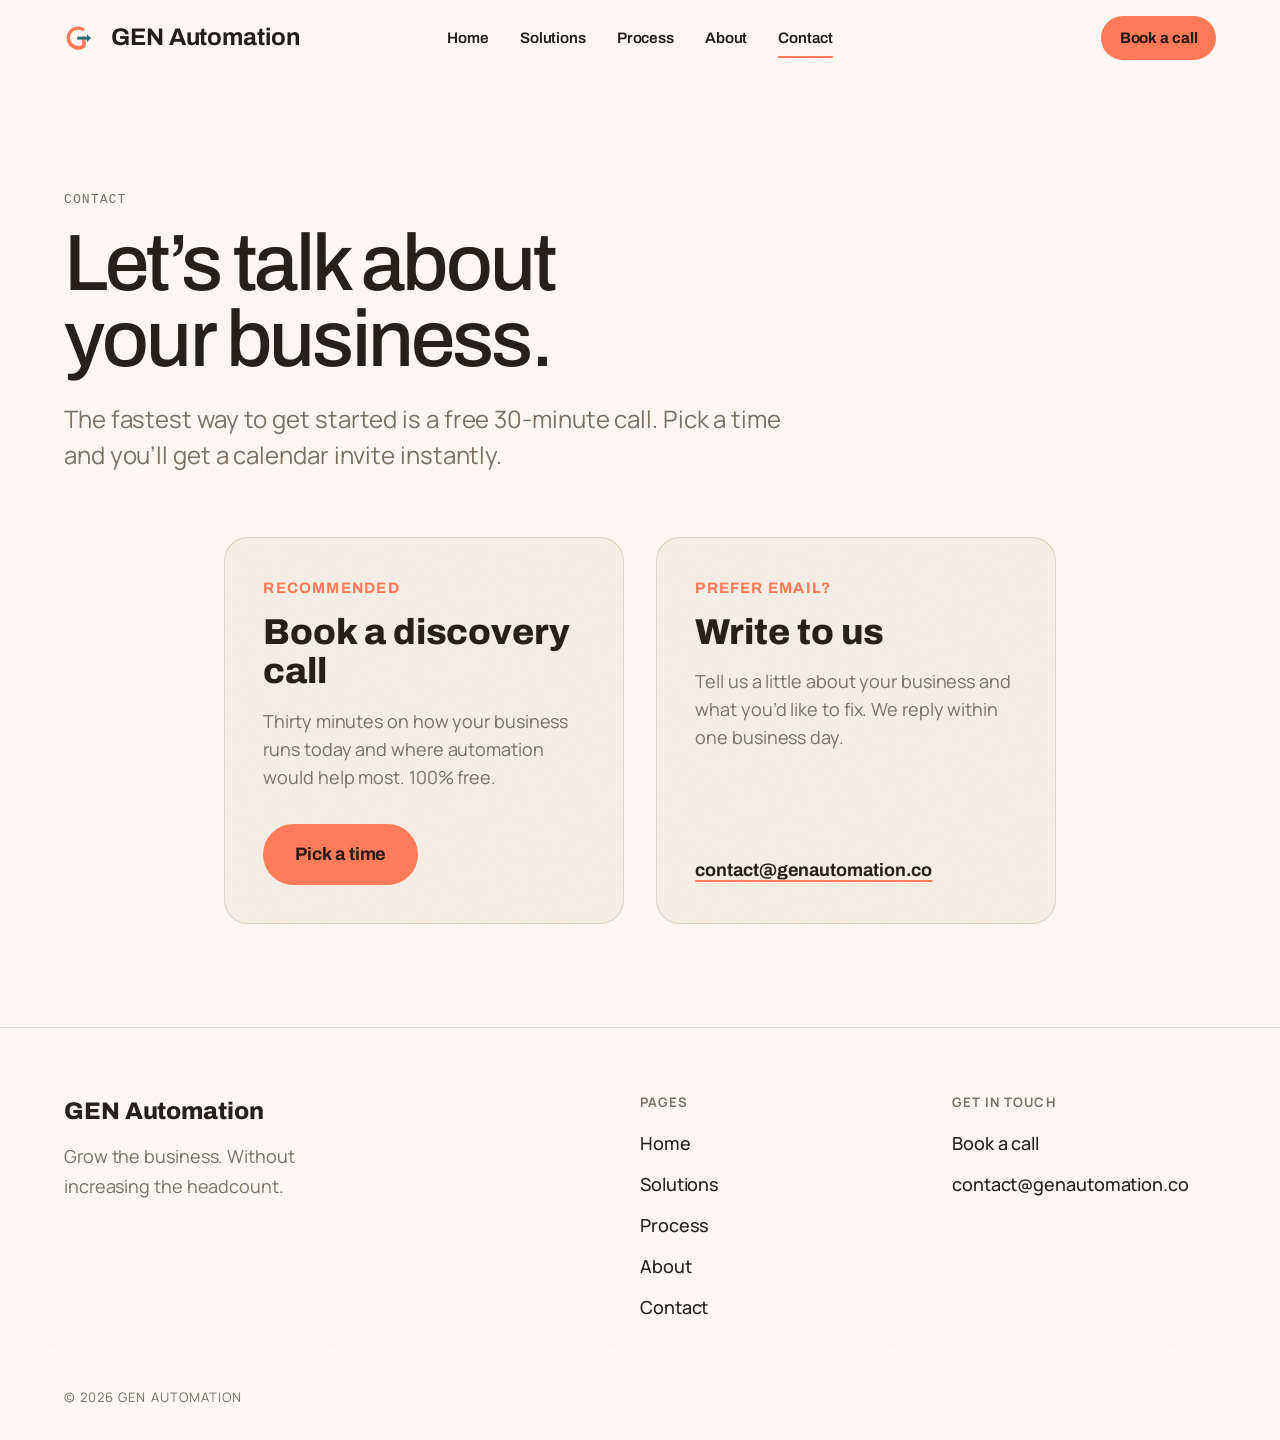
<file: contact/index.html>
<!doctype html>
<html lang="en">
<head>
<meta charset="utf-8">
<meta name="viewport" content="width=device-width, initial-scale=1, viewport-fit=cover">
<title>Contact · GEN Automation</title>
<meta name="description" content="Book a free 30-minute discovery call with GEN Automation, or email contact@genautomation.co.">
<link rel="canonical" href="https://genautomation.co/contact/">
<link rel="icon" type="image/svg+xml" href="/assets/brand/gen-icon.svg">
<link rel="preconnect" href="https://fonts.googleapis.com">
<link rel="preconnect" href="https://fonts.gstatic.com" crossorigin>
<link href="https://fonts.googleapis.com/css2?family=Archivo:wght@600;700;800&family=Manrope:wght@400;500;600;700&display=swap" rel="stylesheet">
<link rel="stylesheet" href="/assets/css/scrollcraft.css">
<link rel="stylesheet" href="/assets/css/site.css">
<style>
  .contact { padding-bottom: clamp(4rem, 8vw, 7rem); }
  .contact__grid { display: grid; grid-template-columns: repeat(2, minmax(0, 1fr)); gap: var(--sc-6); max-width: 60rem; }
  @media (max-width: 760px) { .contact__grid { grid-template-columns: 1fr; } }
  .contact .card__desc { color: var(--sc-ink-soft); }
  .contact .cta { font-size: var(--sc-t-base); padding: var(--sc-4) var(--sc-6); }
  .contact__email { font-family: var(--sc-font-display); font-weight: 700; font-size: var(--sc-t-base); color: var(--sc-ink); text-decoration: underline; text-decoration-color: var(--sc-accent); text-decoration-thickness: 2px; text-underline-offset: 0.22em; overflow-wrap: anywhere; }
  .contact__email:hover { color: var(--sc-accent); }
</style>
</head>
<body>

<span data-sc-progress></span>
<div class="sc-grain" aria-hidden="true"></div>

<header class="site-bar">
  <a class="site-bar__brand" href="/">
    <img class="site-bar__icon" src="/assets/brand/gen-icon.svg" alt="">
    <span class="site-bar__name">GEN Automation</span>
  </a>
  <nav class="site-nav" aria-label="Primary">
    <a class="site-nav__link" data-nav href="/">Home</a>
    <a class="site-nav__link" data-nav href="/solutions/">Solutions</a>
    <a class="site-nav__link" data-nav href="/process/">Process</a>
    <a class="site-nav__link" data-nav href="/about/">About</a>
    <a class="site-nav__link" data-nav href="/contact/">Contact</a>
  </nav>
  <div class="site-bar__right">
    <a class="site-bar__book" href="/book/">Book a call</a>
    <button type="button" class="site-bar__menu" id="menuToggle" aria-expanded="false" aria-controls="siteMenu" aria-label="Open menu">
      <span></span><span></span><span></span>
    </button>
  </div>
</header>

<div class="site-menu__scrim" id="siteMenuScrim"></div>
<nav class="site-menu" id="siteMenu" aria-label="Site">
  <ul class="site-menu__list">
    <li><a class="site-menu__link" data-nav href="/">Home</a></li>
    <li><a class="site-menu__link" data-nav href="/solutions/">Solutions</a></li>
    <li><a class="site-menu__link" data-nav href="/process/">Process</a></li>
    <li><a class="site-menu__link" data-nav href="/about/">About</a></li>
    <li><a class="site-menu__link" data-nav href="/contact/">Contact</a></li>
    <li><a class="site-menu__link site-menu__link--cta" data-nav href="/book/">Book a call</a></li>
  </ul>
</nav>

<main id="top">
  <section class="page-head" data-sc-act="flow" data-sc-drift="#FDF8F3" data-sc-spotlight>
    <div class="sc-wrap">
      <p class="sc-label" data-reveal>Contact</p>
      <h1 class="sc-display page-head__title" data-reveal>Let’s talk about your business.</h1>
      <p class="page-head__lede" data-reveal>The fastest way to get started is a free 30-minute call. Pick a time and you’ll get a calendar invite instantly.</p>
    </div>
  </section>

  <section class="contact" data-sc-act="flow" data-sc-drift="#FDF8F3">
    <div class="sc-wrap contact__grid">
      <article class="card" data-reveal>
        <p class="card__tag">Recommended</p>
        <h2 class="card__title">Book a discovery call</h2>
        <p class="card__desc">Thirty minutes on how your business runs today and where automation would help most. 100% free.</p>
        <div class="card__foot"><a class="cta" href="/book/">Pick a time</a></div>
      </article>
      <article class="card" data-reveal>
        <p class="card__tag">Prefer email?</p>
        <h2 class="card__title">Write to us</h2>
        <p class="card__desc">Tell us a little about your business and what you’d like to fix. We reply within one business day.</p>
        <div class="card__foot"><a class="contact__email" href="mailto:contact@genautomation.co">contact@genautomation.co</a></div>
      </article>
    </div>
  </section>

</main>

<footer class="site-footer">
  <div class="sc-wrap">
    <div class="site-footer__grid">
      <div class="site-footer__brand">
        <p class="site-footer__name">GEN Automation</p>
        <p class="site-footer__tag">Grow the business. Without increasing the headcount.</p>
      </div>
      <div>
        <p class="site-footer__h">Pages</p>
        <ul class="site-footer__links">
          <li><a href="/">Home</a></li>
          <li><a href="/solutions/">Solutions</a></li>
          <li><a href="/process/">Process</a></li>
          <li><a href="/about/">About</a></li>
          <li><a href="/contact/">Contact</a></li>
        </ul>
      </div>
      <div>
        <p class="site-footer__h">Get in touch</p>
        <ul class="site-footer__links">
          <li><a href="/book/">Book a call</a></li>
          <li><a href="mailto:contact@genautomation.co">contact@genautomation.co</a></li>
        </ul>
      </div>
    </div>
    <p class="site-footer__legal">&copy; <span data-year></span> GEN Automation</p>
  </div>
</footer>

<script src="/assets/js/scrollcraft.js"></script>
<script>ScrollCraft.mount(document.body);</script>
<script src="/assets/js/site.js"></script>
</body>
</html>
</file>
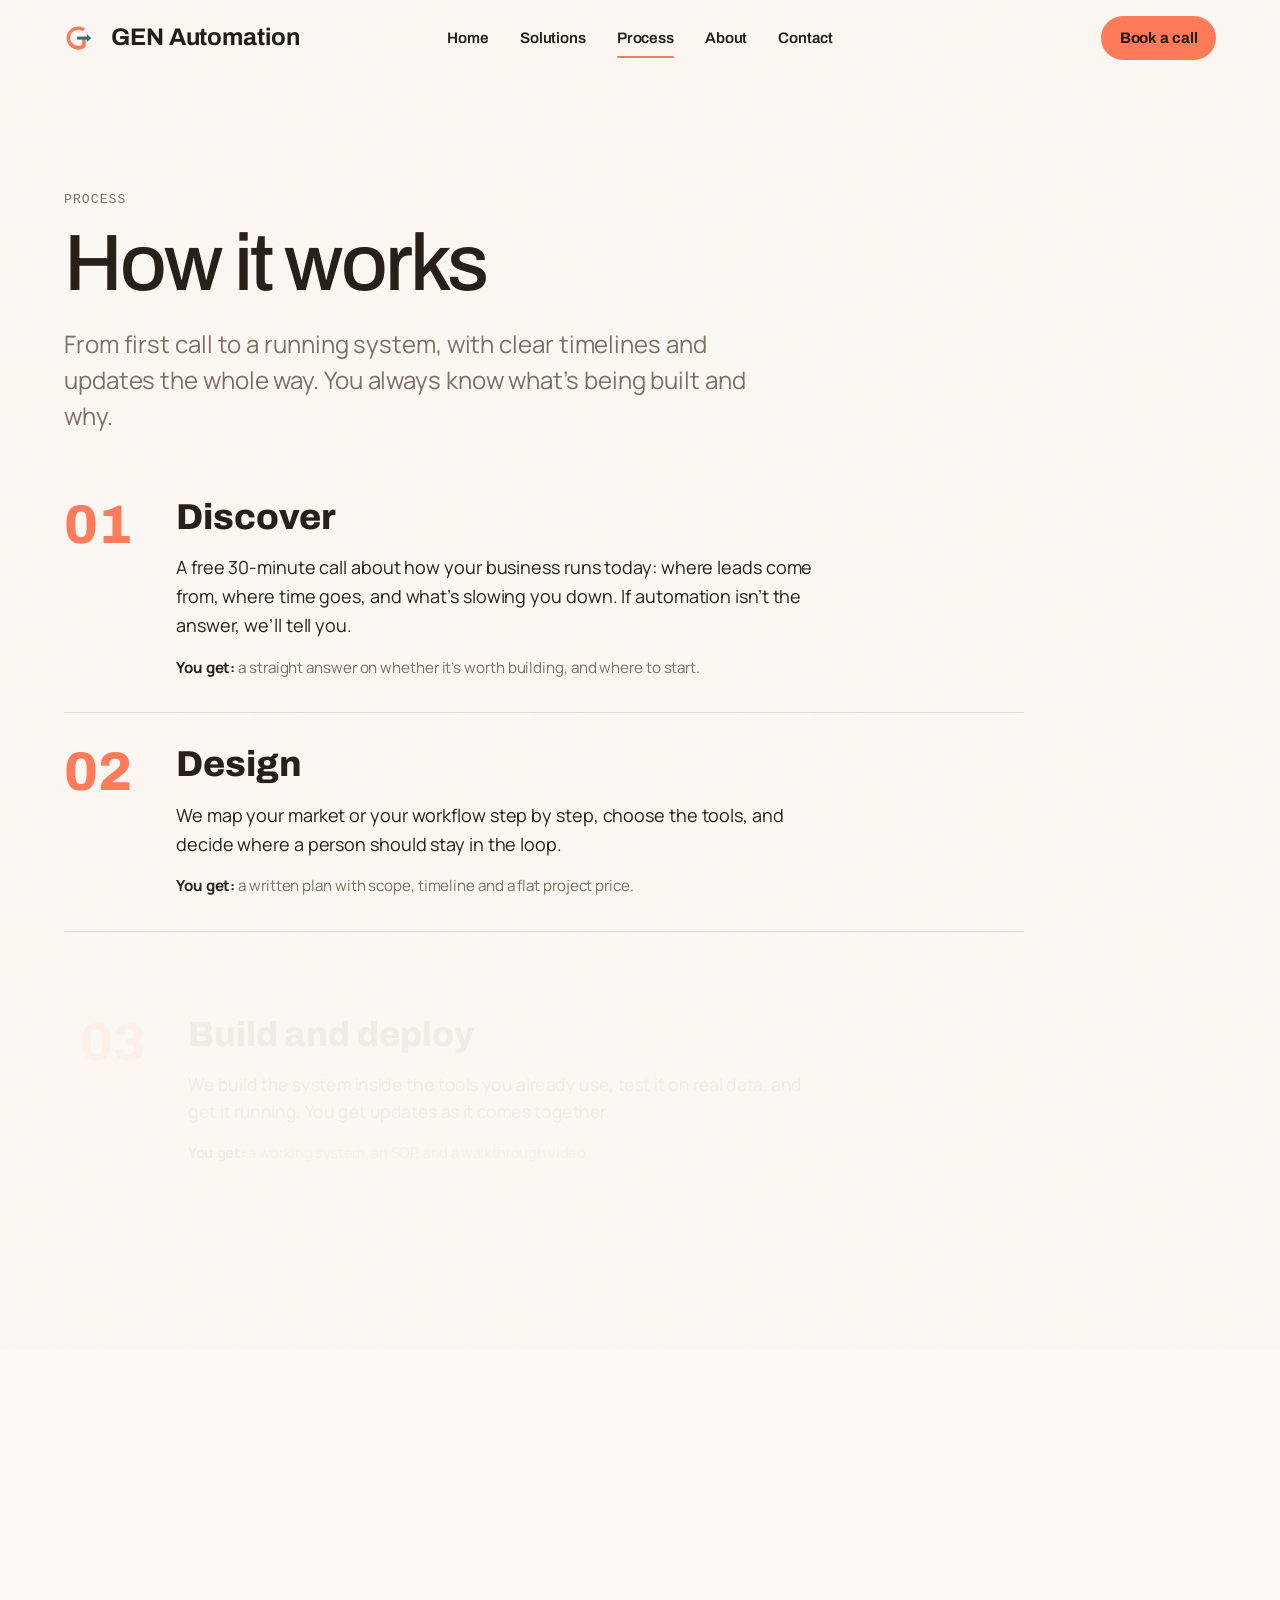
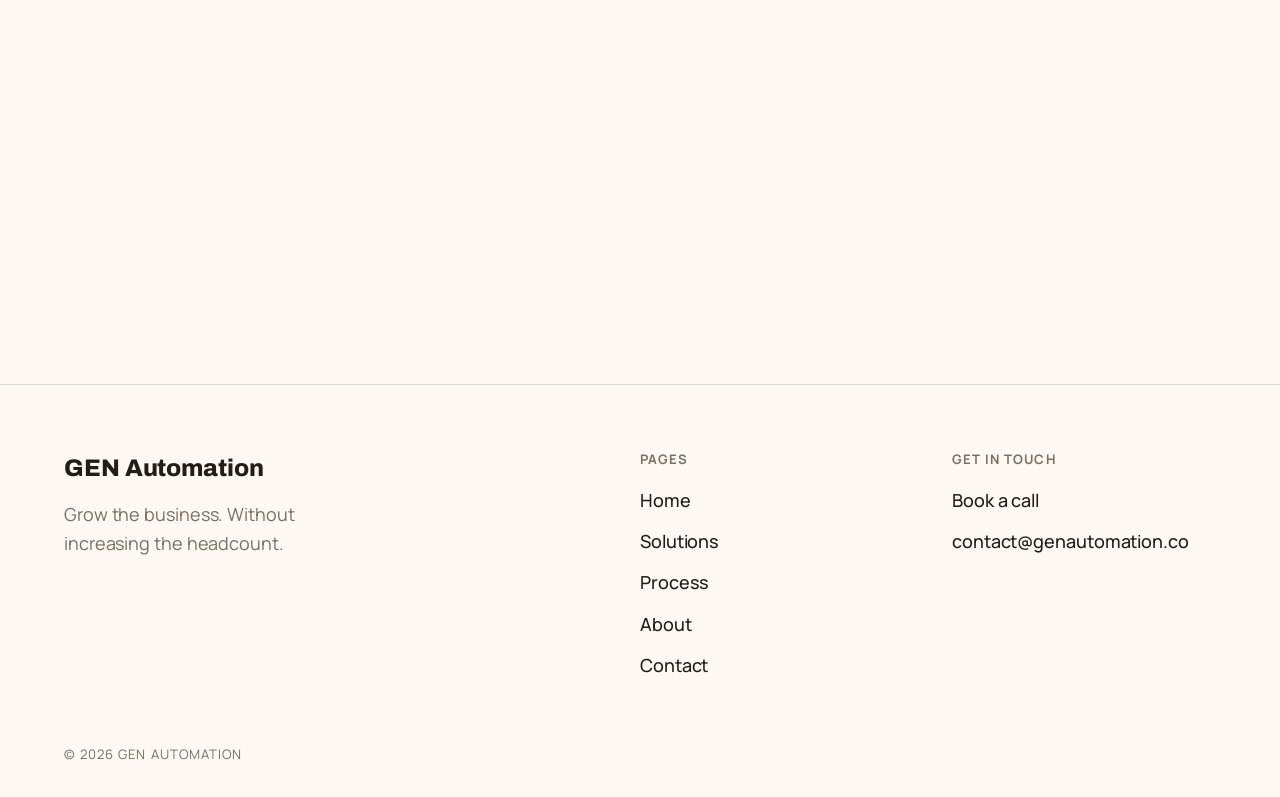
<file: process/index.html>
<!doctype html>
<html lang="en">
<head>
<meta charset="utf-8">
<meta name="viewport" content="width=device-width, initial-scale=1, viewport-fit=cover">
<title>Process · GEN Automation</title>
<meta name="description" content="How GEN Automation works: discover, design, build and deploy, optimize.">
<link rel="canonical" href="https://genautomation.co/process/">
<link rel="icon" type="image/svg+xml" href="/assets/brand/gen-icon.svg">
<link rel="preconnect" href="https://fonts.googleapis.com">
<link rel="preconnect" href="https://fonts.gstatic.com" crossorigin>
<link href="https://fonts.googleapis.com/css2?family=Archivo:wght@600;700;800&family=Manrope:wght@400;500;600;700&display=swap" rel="stylesheet">
<link rel="stylesheet" href="/assets/css/scrollcraft.css">
<link rel="stylesheet" href="/assets/css/site.css">
<style>
  .steps { padding-bottom: var(--sc-7); }
  .steps__list { list-style: none; margin: 0; padding: 0; display: grid; gap: var(--sc-6); max-width: 60rem; }
  .step { display: grid; grid-template-columns: 5rem minmax(0, 1fr); gap: var(--sc-6); padding-bottom: var(--sc-6); border-bottom: 1px solid var(--sc-hairline); }
  @media (max-width: 600px) { .step { grid-template-columns: 1fr; gap: var(--sc-3); } }
  .step__n { margin: 0; font-family: var(--sc-font-display); font-weight: 800; font-size: var(--sc-t-2xl); line-height: 1; color: var(--sc-accent); }
  .step__title { margin: 0; font-family: var(--sc-font-display); font-weight: 800; font-size: var(--sc-t-xl); color: var(--sc-ink); line-height: 1.1; }
  .step__desc { margin: var(--sc-4) 0 0; color: var(--sc-ink); line-height: 1.6; max-width: 58ch; }
  .step__get { margin: var(--sc-4) 0 0; color: var(--sc-ink-soft); font-size: var(--sc-t-sm); }
  .step__get b { color: var(--sc-ink); }

</style>
</head>
<body>

<span data-sc-progress></span>
<div class="sc-grain" aria-hidden="true"></div>

<header class="site-bar">
  <a class="site-bar__brand" href="/">
    <img class="site-bar__icon" src="/assets/brand/gen-icon.svg" alt="">
    <span class="site-bar__name">GEN Automation</span>
  </a>
  <nav class="site-nav" aria-label="Primary">
    <a class="site-nav__link" data-nav href="/">Home</a>
    <a class="site-nav__link" data-nav href="/solutions/">Solutions</a>
    <a class="site-nav__link" data-nav href="/process/">Process</a>
    <a class="site-nav__link" data-nav href="/about/">About</a>
    <a class="site-nav__link" data-nav href="/contact/">Contact</a>
  </nav>
  <div class="site-bar__right">
    <a class="site-bar__book" href="/book/">Book a call</a>
    <button type="button" class="site-bar__menu" id="menuToggle" aria-expanded="false" aria-controls="siteMenu" aria-label="Open menu">
      <span></span><span></span><span></span>
    </button>
  </div>
</header>

<div class="site-menu__scrim" id="siteMenuScrim"></div>
<nav class="site-menu" id="siteMenu" aria-label="Site">
  <ul class="site-menu__list">
    <li><a class="site-menu__link" data-nav href="/">Home</a></li>
    <li><a class="site-menu__link" data-nav href="/solutions/">Solutions</a></li>
    <li><a class="site-menu__link" data-nav href="/process/">Process</a></li>
    <li><a class="site-menu__link" data-nav href="/about/">About</a></li>
    <li><a class="site-menu__link" data-nav href="/contact/">Contact</a></li>
    <li><a class="site-menu__link site-menu__link--cta" data-nav href="/book/">Book a call</a></li>
  </ul>
</nav>

<main id="top">
  <section class="page-head" data-sc-act="flow" data-sc-drift="#FDF8F3" data-sc-spotlight>
    <div class="sc-wrap">
      <p class="sc-label" data-reveal>Process</p>
      <h1 class="sc-display page-head__title" data-reveal>How it works</h1>
      <p class="page-head__lede" data-reveal>From first call to a running system, with clear timelines and updates the whole way. You always know what’s being built and why.</p>
    </div>
  </section>

  <section class="steps" data-sc-act="flow" data-sc-drift="#FDF8F3">
    <div class="sc-wrap">
      <ol class="steps__list">
        <li class="step" data-reveal>
          <p class="step__n">01</p>
          <div>
            <h2 class="step__title">Discover</h2>
            <p class="step__desc">A free 30-minute call about how your business runs today: where leads come from, where time goes, and what’s slowing you down. If automation isn’t the answer, we’ll tell you.</p>
            <p class="step__get"><b>You get:</b> a straight answer on whether it’s worth building, and where to start.</p>
          </div>
        </li>
        <li class="step" data-reveal>
          <p class="step__n">02</p>
          <div>
            <h2 class="step__title">Design</h2>
            <p class="step__desc">We map your market or your workflow step by step, choose the tools, and decide where a person should stay in the loop.</p>
            <p class="step__get"><b>You get:</b> a written plan with scope, timeline and a flat project price.</p>
          </div>
        </li>
        <li class="step" data-reveal>
          <p class="step__n">03</p>
          <div>
            <h2 class="step__title">Build and deploy</h2>
            <p class="step__desc">We build the system inside the tools you already use, test it on real data, and get it running. You get updates as it comes together.</p>
            <p class="step__get"><b>You get:</b> a working system, an SOP, and a walkthrough video.</p>
          </div>
        </li>
        <li class="step" data-reveal>
          <p class="step__n">04</p>
          <div>
            <h2 class="step__title">Optimize</h2>
            <p class="step__desc">We measure what it’s doing, tune it, and hand it off finished. It’s yours to run.</p>
            <p class="step__get"><b>You get:</b> a finished system you own, with the option of ongoing support.</p>
          </div>
        </li>
      </ol>
    </div>
  </section>

  <section class="cta-band" data-sc-act="flow" data-sc-drift="#FDF8F3" data-sc-spotlight>
    <div class="sc-wrap">
      <div class="cta-band__card" data-reveal>
        <h2 class="sc-display cta-band__title">Step one takes 30 minutes.</h2>
        <p class="cta-band__lede">Free, no pressure. You’ll leave knowing whether it’s worth building.</p>
        <a class="cta" href="/book/" data-sc-magnet="0.22">Book a free 30-minute call</a>
      </div>
    </div>
  </section>

</main>

<footer class="site-footer">
  <div class="sc-wrap">
    <div class="site-footer__grid">
      <div class="site-footer__brand">
        <p class="site-footer__name">GEN Automation</p>
        <p class="site-footer__tag">Grow the business. Without increasing the headcount.</p>
      </div>
      <div>
        <p class="site-footer__h">Pages</p>
        <ul class="site-footer__links">
          <li><a href="/">Home</a></li>
          <li><a href="/solutions/">Solutions</a></li>
          <li><a href="/process/">Process</a></li>
          <li><a href="/about/">About</a></li>
          <li><a href="/contact/">Contact</a></li>
        </ul>
      </div>
      <div>
        <p class="site-footer__h">Get in touch</p>
        <ul class="site-footer__links">
          <li><a href="/book/">Book a call</a></li>
          <li><a href="mailto:contact@genautomation.co">contact@genautomation.co</a></li>
        </ul>
      </div>
    </div>
    <p class="site-footer__legal">&copy; <span data-year></span> GEN Automation</p>
  </div>
</footer>

<script src="/assets/js/scrollcraft.js"></script>
<script>ScrollCraft.mount(document.body);</script>
<script src="/assets/js/site.js"></script>
</body>
</html>
</file>
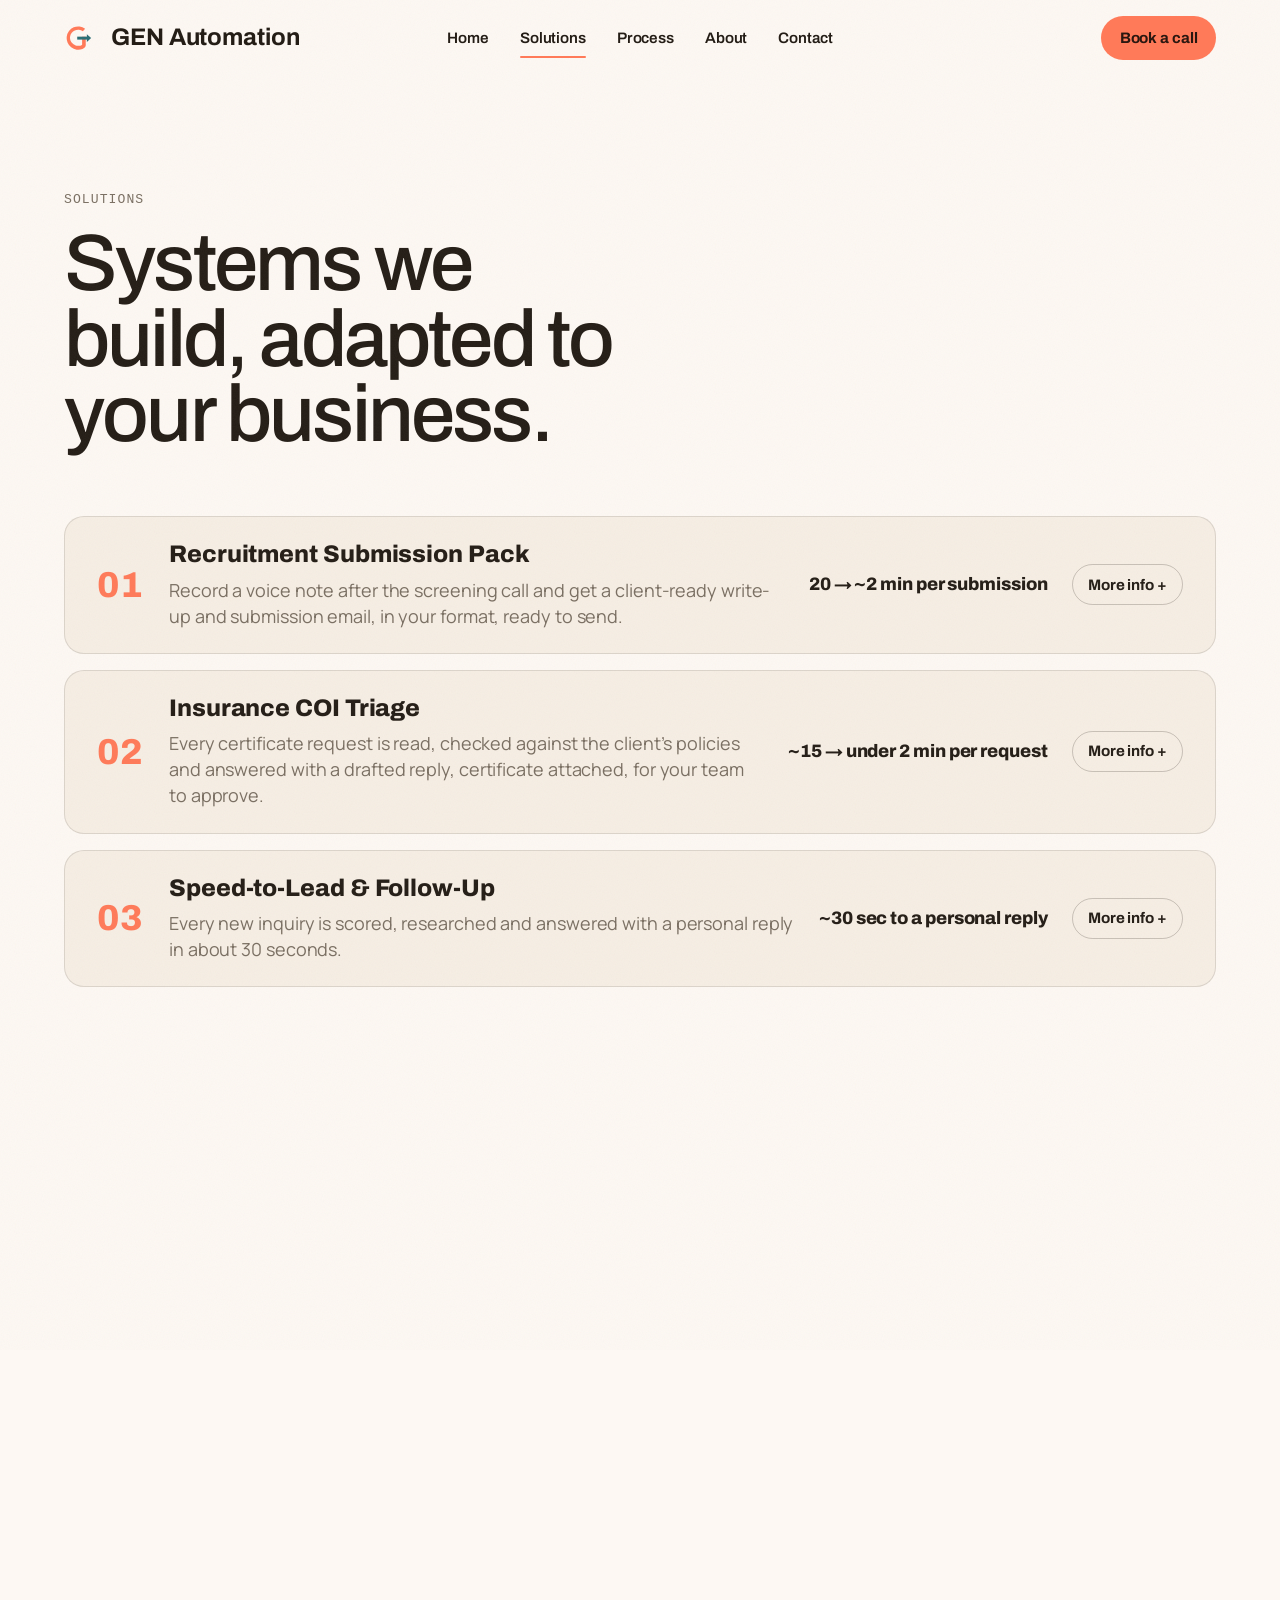
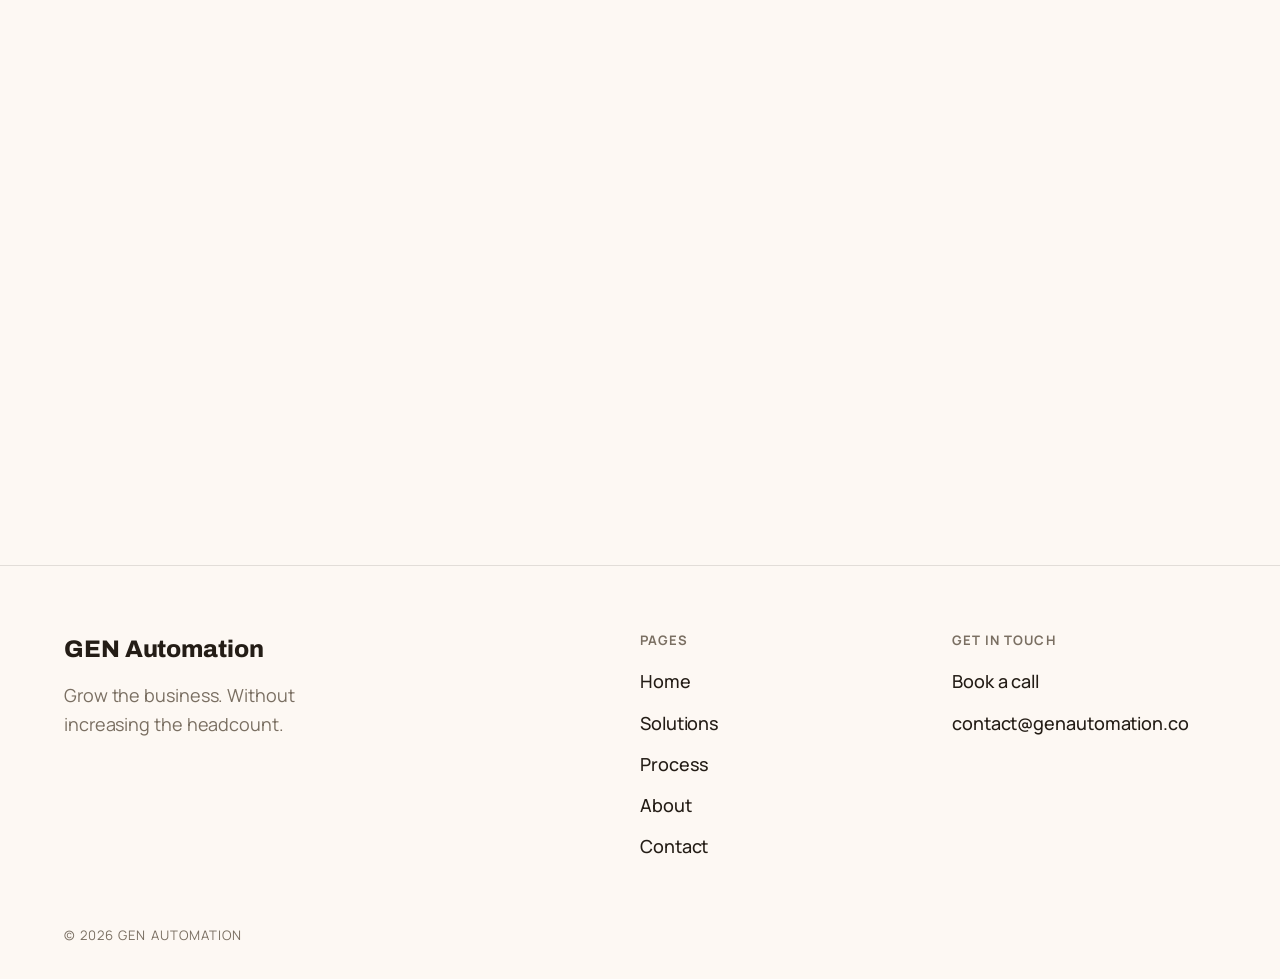
<file: solutions/index.html>
<!doctype html>
<html lang="en">
<head>
<meta charset="utf-8">
<meta name="viewport" content="width=device-width, initial-scale=1, viewport-fit=cover">
<title>Solutions · GEN Automation</title>
<meta name="description" content="Five systems GEN Automation builds and adapts to your business: AI outbound, speed-to-lead, insurance COI triage, recruitment submission packs, and quote and proposal generation.">
<link rel="canonical" href="https://genautomation.co/solutions/">
<link rel="icon" type="image/svg+xml" href="/assets/brand/gen-icon.svg">
<link rel="preconnect" href="https://fonts.googleapis.com">
<link rel="preconnect" href="https://fonts.gstatic.com" crossorigin>
<link href="https://fonts.googleapis.com/css2?family=Archivo:wght@600;700;800&family=Manrope:wght@400;500;600;700&display=swap" rel="stylesheet">
<link rel="stylesheet" href="/assets/css/scrollcraft.css">
<link rel="stylesheet" href="/assets/css/site.css">
<style>
  .systems { padding-bottom: var(--sc-7); }
  .sys-list { display: grid; gap: var(--sc-4); }
  .sys { background: var(--sc-surface); border: 1px solid var(--sc-hairline); border-radius: 1.25rem; scroll-margin-top: 6rem; transition: border-color var(--sc-d-base) var(--sc-ease-out); }
  .sys[open] { border-color: color-mix(in oklab, var(--sc-accent) 45%, transparent); }
  .sys__row {
    list-style: none; cursor: pointer;
    display: grid; grid-template-columns: 3rem minmax(0, 1fr) auto auto; align-items: center; gap: var(--sc-5);
    padding: var(--sc-5) clamp(1.25rem, 3vw, 2rem);
  }
  .sys__row::-webkit-details-marker { display: none; }
  .sys__row:focus-visible { outline: 2px solid var(--sc-accent); outline-offset: 2px; border-radius: 1.25rem; }
  .sys__n { font-family: var(--sc-font-display); font-weight: 800; font-size: var(--sc-t-xl); color: var(--sc-accent); line-height: 1; }
  .sys__name { display: block; font-family: var(--sc-font-display); font-weight: 800; font-size: var(--sc-t-lg); color: var(--sc-ink); line-height: 1.15; }
  .sys__line { display: block; margin-top: var(--sc-2); color: var(--sc-ink-soft); line-height: 1.45; max-width: 62ch; }
  .sys__metric { font-family: var(--sc-font-display); font-weight: 800; font-size: var(--sc-t-base); color: var(--sc-ink); white-space: nowrap; text-align: right; }
  .sys__toggle {
    font-family: var(--sc-font-display); font-weight: 700; font-size: var(--sc-t-sm); color: var(--sc-ink);
    border: 1px solid var(--sc-hairline-strong); border-radius: 999px; padding: 0.45rem 0.95rem; white-space: nowrap;
  }
  .sys__toggle::before { content: "More info +"; }
  .sys[open] .sys__toggle::before { content: "Close −"; }
  .sys__row:hover .sys__toggle { border-color: var(--sc-accent); color: var(--sc-accent); }
  @media (max-width: 760px) {
    .sys__row { grid-template-columns: 2.2rem minmax(0, 1fr); gap: var(--sc-3) var(--sc-4); align-items: start; }
    .sys__metric { grid-column: 2; text-align: left; }
    .sys__toggle { grid-column: 2; justify-self: start; }
  }

  /* Open panel: the numbers first, one line of overview, the PDF for the rest. */
  .sys__panel {
    display: grid; grid-template-columns: minmax(0, 1fr) 13rem; gap: var(--sc-7); align-items: start;
    padding: var(--sc-6) clamp(1.25rem, 3vw, 2rem) clamp(1.5rem, 3vw, 2.25rem);
    border-top: 1px solid var(--sc-hairline);
  }
  @media (max-width: 760px) { .sys__panel { grid-template-columns: 1fr; gap: var(--sc-6); } }
  .nums { display: grid; grid-template-columns: repeat(3, minmax(0, 1fr)); gap: var(--sc-3); }
  @media (max-width: 560px) { .nums { grid-template-columns: 1fr; } }
  .num { background: var(--sc-canvas); border: 1px solid var(--sc-hairline); border-radius: 0.9rem; padding: var(--sc-4); }
  .num b { display: block; font-family: var(--sc-font-display); font-weight: 800; font-size: var(--sc-t-xl); color: var(--sc-ink); line-height: 1.05; }
  .num span { display: block; margin-top: var(--sc-2); font-size: var(--sc-t-sm); color: var(--sc-ink-soft); line-height: 1.35; }
  .num--money b { color: var(--sc-accent); }
  .num b small { font-size: 0.5em; font-weight: 700; letter-spacing: 0; }
  .sys__p { margin: var(--sc-5) 0 0; color: var(--sc-ink); line-height: 1.6; max-width: 62ch; }

  .bp { display: block; border-radius: 0.7rem; overflow: hidden; border: 1px solid var(--sc-hairline); background: #fff; box-shadow: 0 10px 30px color-mix(in oklab, var(--sc-ink) 10%, transparent); transition: transform var(--sc-d-base) var(--sc-ease-out); }
  .bp:hover { transform: translateY(-3px); }
  .bp img { display: block; width: 100%; height: auto; }
  @media (max-width: 760px) { .bp { max-width: 13rem; } }
  .bp-link { display: inline-block; margin-top: var(--sc-3); }
  .loom { grid-column: 1 / -1; }
  .loom iframe { display: block; width: 100%; max-width: 48rem; aspect-ratio: 16 / 9; border: 0; border-radius: 0.8rem; background: var(--sc-ink); }
  @media (prefers-reduced-motion: reduce) { .bp:hover { transform: none; } }

  .custom { padding-block: var(--sc-7) 0; }
  .custom__card { border: 1px dashed var(--sc-hairline-strong); border-radius: 1.25rem; padding: clamp(1.5rem, 3vw, 2.25rem); display: flex; flex-wrap: wrap; align-items: center; justify-content: space-between; gap: var(--sc-5); }
  .custom__title { margin: 0; font-family: var(--sc-font-display); font-weight: 800; font-size: var(--sc-t-lg); color: var(--sc-ink); }
  .custom__text { margin: var(--sc-2) 0 0; color: var(--sc-ink-soft); max-width: 56ch; }
</style>
</head>
<body>

<span data-sc-progress></span>
<div class="sc-grain" aria-hidden="true"></div>

<header class="site-bar">
  <a class="site-bar__brand" href="/">
    <img class="site-bar__icon" src="/assets/brand/gen-icon.svg" alt="">
    <span class="site-bar__name">GEN Automation</span>
  </a>
  <nav class="site-nav" aria-label="Primary">
    <a class="site-nav__link" data-nav href="/">Home</a>
    <a class="site-nav__link" data-nav href="/solutions/">Solutions</a>
    <a class="site-nav__link" data-nav href="/process/">Process</a>
    <a class="site-nav__link" data-nav href="/about/">About</a>
    <a class="site-nav__link" data-nav href="/contact/">Contact</a>
  </nav>
  <div class="site-bar__right">
    <a class="site-bar__book" href="/book/">Book a call</a>
    <button type="button" class="site-bar__menu" id="menuToggle" aria-expanded="false" aria-controls="siteMenu" aria-label="Open menu">
      <span></span><span></span><span></span>
    </button>
  </div>
</header>

<div class="site-menu__scrim" id="siteMenuScrim"></div>
<nav class="site-menu" id="siteMenu" aria-label="Site">
  <ul class="site-menu__list">
    <li><a class="site-menu__link" data-nav href="/">Home</a></li>
    <li><a class="site-menu__link" data-nav href="/solutions/">Solutions</a></li>
    <li><a class="site-menu__link" data-nav href="/process/">Process</a></li>
    <li><a class="site-menu__link" data-nav href="/about/">About</a></li>
    <li><a class="site-menu__link" data-nav href="/contact/">Contact</a></li>
    <li><a class="site-menu__link site-menu__link--cta" data-nav href="/book/">Book a call</a></li>
  </ul>
</nav>

<main id="top">
  <section class="page-head" data-sc-act="flow" data-sc-drift="#FDF8F3" data-sc-spotlight>
    <div class="sc-wrap">
      <p class="sc-label" data-reveal>Solutions</p>
      <h1 class="sc-display page-head__title" data-reveal>Systems we build, adapted to your business.</h1>
    </div>
  </section>

  <section class="systems" data-sc-act="flow" data-sc-drift="#FDF8F3">
    <div class="sc-wrap">
      <div class="sys-list">
      <details class="sys" id="recruitment-submission" data-reveal>
        <summary class="sys__row">
          <span class="sys__n">01</span>
          <span><span class="sys__name">Recruitment Submission Pack</span><span class="sys__line">Record a voice note after the screening call and get a client-ready write-up and submission email, in your format, ready to send.</span></span>
          <span class="sys__metric">20 → ~2 min per submission</span>
          <span class="sys__toggle" aria-hidden="true"></span>
        </summary>
        <div class="sys__panel">
          <div>
            <div class="nums">
              <div class="num num--money"><b>~$39K/yr <small>saved</small></b><span>for a team of five, at 10 submissions a week each</span></div>
              <div class="num"><b>~3 hrs/wk</b><span>back per recruiter</span></div>
              <div class="num"><b>20 → ~2 min</b><span>up to 20 by hand, about 2 hands-on (verified in testing)</span></div>
            </div>
            <p class="sys__p">Turns your voice note and the candidate’s CV into a submission in the format you already use, with a one-page profile attached. Every fact is checked, personal details are left out, and you check it and send.</p>
          </div>
          <div>
            <a class="bp" href="/assets/blueprints/recruitment-submission.pdf" target="_blank" rel="noopener" aria-label="Open the Recruitment Submission Pack blueprint (PDF)">
              <img src="/assets/blueprints/recruitment-submission.jpg" alt="Recruitment Submission Pack blueprint, page preview" loading="lazy" width="900" height="1164">
            </a>
            <a class="text-link bp-link" href="/assets/blueprints/recruitment-submission.pdf" target="_blank" rel="noopener">Full blueprint (PDF) →</a>
          </div>
          <div class="loom" data-loom="recruit" data-title="Recruitment Submission Pack walkthrough" hidden></div>
        </div>
      </details>
      <details class="sys" id="insurance-coi" data-reveal>
        <summary class="sys__row">
          <span class="sys__n">02</span>
          <span><span class="sys__name">Insurance COI Triage</span><span class="sys__line">Every certificate request is read, checked against the client’s policies and answered with a drafted reply, certificate attached, for your team to approve.</span></span>
          <span class="sys__metric">~15 → under 2 min per request</span>
          <span class="sys__toggle" aria-hidden="true"></span>
        </summary>
        <div class="sys__panel">
          <div>
            <div class="nums">
              <div class="num num--money"><b>~$22K–45K/yr <small>saved</small></b><span>in service-team time, at 40–80 requests a week</span></div>
              <div class="num"><b>~9–17 hrs/wk</b><span>back for your service team</span></div>
              <div class="num"><b>15 → &lt;2 min</b><span>about 15 by hand, under 2 to review (verified in testing)</span></div>
            </div>
            <p class="sys__p">Reads each request, checks it against the client’s coverage, flags any gaps, and drafts the reply. Your team approves; nothing goes out on its own.</p>
          </div>
          <div>
            <a class="bp" href="/assets/blueprints/insurance-coi.pdf" target="_blank" rel="noopener" aria-label="Open the Insurance COI Triage blueprint (PDF)">
              <img src="/assets/blueprints/insurance-coi.jpg" alt="Insurance COI Triage blueprint, page preview" loading="lazy" width="900" height="1164">
            </a>
            <a class="text-link bp-link" href="/assets/blueprints/insurance-coi.pdf" target="_blank" rel="noopener">Full blueprint (PDF) →</a>
          </div>
          <div class="loom" data-loom="coi" data-title="Insurance COI Triage walkthrough" hidden></div>
        </div>
      </details>
      <details class="sys" id="speed-to-lead" data-reveal>
        <summary class="sys__row">
          <span class="sys__n">03</span>
          <span><span class="sys__name">Speed-to-Lead & Follow-Up</span><span class="sys__line">Every new inquiry is scored, researched and answered with a personal reply in about 30 seconds.</span></span>
          <span class="sys__metric">~30 sec to a personal reply</span>
          <span class="sys__toggle" aria-hidden="true"></span>
        </summary>
        <div class="sys__panel">
          <div>
            <div class="nums">
              <div class="num num--money"><b>~$10K/yr <small>saved</small></b><span>in staff time, at 100 inquiries a month</span></div>
              <div class="num"><b>~17 hrs/mo</b><span>of reading, research and replies handed off</span></div>
              <div class="num"><b>~30 sec</b><span>from form to a personal reply</span></div>
            </div>
            <p class="sys__p">Scores each lead, researches the company and drafts a personal reply. Hot leads get a booking push and an owner alert; quiet ones get followed up automatically.</p>
          </div>
          <div>
            <a class="bp" href="/assets/blueprints/speed-to-lead.pdf" target="_blank" rel="noopener" aria-label="Open the Speed-to-Lead & Follow-Up blueprint (PDF)">
              <img src="/assets/blueprints/speed-to-lead.jpg" alt="Speed-to-Lead & Follow-Up blueprint, page preview" loading="lazy" width="900" height="1165">
            </a>
            <a class="text-link bp-link" href="/assets/blueprints/speed-to-lead.pdf" target="_blank" rel="noopener">Full blueprint (PDF) →</a>
          </div>
          <div class="loom" data-loom="speed" data-title="Speed-to-Lead & Follow-Up walkthrough" hidden></div>
        </div>
      </details>
      <details class="sys" id="outbound" data-reveal>
        <summary class="sys__row">
          <span class="sys__n">04</span>
          <span><span class="sys__name">AI Outbound System</span><span class="sys__line">Finds your ideal clients, researches each one and writes a personal email in your voice. 100 ready to send in under 20 minutes.</span></span>
          <span class="sys__metric">~10 sec per lead</span>
          <span class="sys__toggle" aria-hidden="true"></span>
        </summary>
        <div class="sys__panel">
          <div>
            <div class="nums">
              <div class="num num--money"><b>~$30K/yr <small>saved</small></b><span>of prospecting time, at 100 prospects a week</span></div>
              <div class="num"><b>&lt;20 min</b><span>for 100 researched, personal emails ready to send</span></div>
              <div class="num"><b>~10 sec</b><span>per lead, vs ~7 minutes by hand</span></div>
            </div>
            <p class="sys__p">Targets the decision-makers who match your ideal client, researches their company, and loads a personal email for each into your campaign. You keep the final say before anything sends.</p>
          </div>
          <div>
            <a class="bp" href="/assets/blueprints/outbound.pdf" target="_blank" rel="noopener" aria-label="Open the AI Outbound System blueprint (PDF)">
              <img src="/assets/blueprints/outbound.jpg" alt="AI Outbound System blueprint, page preview" loading="lazy" width="900" height="1165">
            </a>
            <a class="text-link bp-link" href="/assets/blueprints/outbound.pdf" target="_blank" rel="noopener">Full blueprint (PDF) →</a>
          </div>
          <div class="loom" data-loom="outbound" data-title="AI Outbound System walkthrough" hidden></div>
        </div>
      </details>
      <details class="sys" id="quotes" data-reveal>
        <summary class="sys__row">
          <span class="sys__n">05</span>
          <span><span class="sys__name">Quote & Proposal Generator</span><span class="sys__line">A quote request becomes a priced, branded proposal and email, ready to send in under 20 seconds.</span></span>
          <span class="sys__metric">&lt;20 sec per proposal</span>
          <span class="sys__toggle" aria-hidden="true"></span>
        </summary>
        <div class="sys__panel">
          <div>
            <div class="nums">
              <div class="num num--money"><b>~$6K/yr <small>saved</small></b><span>in staff time, at 20 quotes a month</span></div>
              <div class="num"><b>~10 hrs/mo</b><span>of proposal writing handed off</span></div>
              <div class="num"><b>&lt;20 sec</b><span>from request to a ready-to-send proposal</span></div>
            </div>
            <p class="sys__p">Writes the scope, prices it from your own rate card (never the AI), and builds a branded PDF with the email ready to go.</p>
          </div>
          <div>
            <a class="bp" href="/assets/blueprints/quote-proposal.pdf" target="_blank" rel="noopener" aria-label="Open the Quote & Proposal Generator blueprint (PDF)">
              <img src="/assets/blueprints/quote-proposal.jpg" alt="Quote & Proposal Generator blueprint, page preview" loading="lazy" width="900" height="1165">
            </a>
            <a class="text-link bp-link" href="/assets/blueprints/quote-proposal.pdf" target="_blank" rel="noopener">Full blueprint (PDF) →</a>
          </div>
          <div class="loom" data-loom="quote" data-title="Quote & Proposal Generator walkthrough" hidden></div>
        </div>
      </details>
      </div>
      <div class="custom">
        <div class="custom__card" data-reveal>
          <div>
            <p class="custom__title">Have a different process?</p>
            <p class="custom__text">If a process can be clearly mapped, we can usually automate all or part of it. Tell us what’s eating your week on a free discovery call.</p>
          </div>
          <a class="text-link" href="/book/">Book a discovery call →</a>
        </div>
      </div>
    </div>
  </section>

  <section class="cta-band" data-sc-act="flow" data-sc-drift="#FDF8F3" data-sc-spotlight>
    <div class="sc-wrap">
      <div class="cta-band__card" data-reveal>
        <h2 class="sc-display cta-band__title">Not sure which fits?</h2>
        <p class="cta-band__lede">Tell us how your business runs today. We’ll point to the system that pays off first.</p>
        <a class="cta" href="/book/" data-sc-magnet="0.22">Book a free 30-minute call</a>
      </div>
    </div>
  </section>

</main>

<footer class="site-footer">
  <div class="sc-wrap">
    <div class="site-footer__grid">
      <div class="site-footer__brand">
        <p class="site-footer__name">GEN Automation</p>
        <p class="site-footer__tag">Grow the business. Without increasing the headcount.</p>
      </div>
      <div>
        <p class="site-footer__h">Pages</p>
        <ul class="site-footer__links">
          <li><a href="/">Home</a></li>
          <li><a href="/solutions/">Solutions</a></li>
          <li><a href="/process/">Process</a></li>
          <li><a href="/about/">About</a></li>
          <li><a href="/contact/">Contact</a></li>
        </ul>
      </div>
      <div>
        <p class="site-footer__h">Get in touch</p>
        <ul class="site-footer__links">
          <li><a href="/book/">Book a call</a></li>
          <li><a href="mailto:contact@genautomation.co">contact@genautomation.co</a></li>
        </ul>
      </div>
    </div>
    <p class="site-footer__legal">&copy; <span data-year></span> GEN Automation</p>
  </div>
</footer>

<script src="/assets/js/scrollcraft.js"></script>
<script>ScrollCraft.mount(document.body);</script>
<script src="/assets/js/site.js"></script>
</body>
</html>
</file>
<file: assets/css/scrollcraft.css>
/* ============================================================================
   scrollcraft.css: the taste floor
   ----------------------------------------------------------------------------
   Two layers, and the split matters:

     TOKENS   what you override per brand. Colour roles, the type ramp, the
              spacing scale, elevation, motion. A brand is ~12 values.
     DEVICES  what the engine drives. Do not restyle these to taste; they are
              the mechanism. Style your own markup instead.

   Nothing here draws a "component". There are no card, badge, or pill classes,
   because a stylesheet that ships those is how every page built on it ends up
   with the same shapes. You get a floor and a vocabulary; the composition is
   yours.
   ========================================================================== */

/* ---------------------------------------------------------------- tokens -- */
:root {
  /* --- colour roles. Override these six and the page is rebranded. -------- */
  --sc-canvas:      #08090b;   /* the page ground. Drift interpolates this.   */
  --sc-surface:     #101217;   /* anything raised off the ground             */
  --sc-ink:         #f4f2ef;   /* primary text                               */
  --sc-ink-soft:    #9a9ba1;   /* secondary text. Tinted, never flat gray.   */
  --sc-accent:      #d8ff3e;   /* ONE accent. It owns a region, not confetti. */
  --sc-accent-ink:  #08090b;   /* text that sits on the accent               */

  --sc-hairline:    color-mix(in oklab, var(--sc-ink) 12%, transparent);
  --sc-hairline-strong: color-mix(in oklab, var(--sc-ink) 22%, transparent);

  /* --- type. Two families max. Display carries voice, text carries prose. - */
  --sc-font-display: "Instrument Sans", "Geist", system-ui, sans-serif;
  --sc-font-text:    "Geist", system-ui, sans-serif;
  --sc-font-mono:    "Geist Mono", ui-monospace, monospace;

  /* Fluid ramp. Tracking tightens as size grows because a face set at 6rem
     with 0 tracking reads loose; this is optical correction, not decoration. */
  --sc-t-xs:   clamp(0.75rem, 0.72rem + 0.15vw, 0.82rem);
  --sc-t-sm:   clamp(0.875rem, 0.84rem + 0.18vw, 0.95rem);
  --sc-t-base: clamp(1rem, 0.96rem + 0.22vw, 1.125rem);
  --sc-t-lg:   clamp(1.2rem, 1.1rem + 0.5vw, 1.5rem);
  --sc-t-xl:   clamp(1.6rem, 1.35rem + 1.2vw, 2.25rem);
  --sc-t-2xl:  clamp(2.1rem, 1.6rem + 2.4vw, 3.4rem);
  --sc-t-3xl:  clamp(2.8rem, 1.9rem + 4.2vw, 5rem);
  --sc-t-4xl:  clamp(3.4rem, 1.9rem + 6.6vw, 7.5rem);

  --sc-track-tight:  -0.035em;
  --sc-track-snug:   -0.02em;
  --sc-track-normal: -0.005em;
  --sc-track-wide:    0.08em;

  --sc-leading-none: 0.94;
  --sc-leading-tight: 1.06;
  --sc-leading-body: 1.62;

  --sc-measure: 62ch;

  /* --- space. 4px base: the useful middle steps an 8-only scale misses. --- */
  --sc-1: 0.25rem;  --sc-2: 0.5rem;   --sc-3: 0.75rem;  --sc-4: 1rem;
  --sc-5: 1.5rem;   --sc-6: 2rem;     --sc-7: 3rem;     --sc-8: 4rem;
  --sc-9: 6rem;     --sc-10: 8rem;    --sc-11: 12rem;

  /* Section rhythm is fluid so a phone doesn't inherit desktop air. */
  --sc-section: clamp(4.5rem, 9vw, 11rem);
  --sc-gutter:  clamp(1.25rem, 5vw, 5.5rem);
  --sc-maxw:    82rem;

  /* --- radius. Pick one scale for the page and hold it. ------------------- */
  --sc-r-sm: 6px;  --sc-r-md: 12px;  --sc-r-lg: 20px;  --sc-r-pill: 999px;

  /* --- elevation. Every shadow has an offset AND a soft blur, and is tinted
         to the canvas hue. A zero-offset coloured halo is decoration, not
         depth, so there isn't one here. ---------------------------------- */
  --sc-shadow-color: 220 40% 2%;
  --sc-e1: 0 1px 2px hsl(var(--sc-shadow-color) / 0.28),
           0 2px 6px -1px hsl(var(--sc-shadow-color) / 0.20);
  --sc-e2: 0 2px 4px hsl(var(--sc-shadow-color) / 0.24),
           0 8px 18px -4px hsl(var(--sc-shadow-color) / 0.30);
  --sc-e3: 0 4px 8px hsl(var(--sc-shadow-color) / 0.22),
           0 18px 40px -8px hsl(var(--sc-shadow-color) / 0.38),
           0 48px 90px -24px hsl(var(--sc-shadow-color) / 0.30);

  /* Edge light: a 1px top highlight sells a raised surface better than any
     amount of blur, because real raised things catch light on their lip. */
  --sc-edge: inset 0 1px 0 color-mix(in oklab, var(--sc-ink) 10%, transparent);

  /* --- motion. Built-in CSS easings are too weak for UI. ------------------ */
  --sc-ease-out:    cubic-bezier(0.23, 1, 0.32, 1);
  --sc-ease-in-out: cubic-bezier(0.77, 0, 0.175, 1);
  --sc-ease-drawer: cubic-bezier(0.32, 0.72, 0, 1);
  --sc-d-fast: 160ms;  --sc-d-base: 240ms;  --sc-d-slow: 420ms;

  --sc-z-stage: 1; --sc-z-copy: 20; --sc-z-chrome: 60;
}

/* --------------------------------------------------------------- reset -- */
*, *::before, *::after { box-sizing: border-box; }
html { -webkit-text-size-adjust: 100%; scroll-behavior: smooth; }
@media (prefers-reduced-motion: reduce) { html { scroll-behavior: auto; } }

body {
  margin: 0;
  background: var(--sc-canvas);
  color: var(--sc-ink);
  font-family: var(--sc-font-text);
  font-size: var(--sc-t-base);
  line-height: var(--sc-leading-body);
  letter-spacing: var(--sc-track-normal);
  -webkit-font-smoothing: antialiased;
  text-rendering: optimizeLegibility;
  font-synthesis-weight: none;
  overflow-x: clip;
}
img, video, canvas, svg { display: block; max-width: 100%; }
button, input, select, textarea { font: inherit; color: inherit; }

/* ------------------------------------------------- the browser surfaces --
   The parts you did not draw still carry the design. Selection, caret, focus
   ring, scrollbar and tabular numerals all ship with defaults that belong to no
   design system. Theming them is the cheapest signal that a page was built
   rather than assembled, and it is the step that gets skipped most reliably. */
::selection { background: var(--sc-accent); color: var(--sc-accent-ink); }
:root { caret-color: var(--sc-accent); accent-color: var(--sc-accent); }
:focus-visible {
  outline: 2px solid var(--sc-accent);
  outline-offset: 3px;
  border-radius: var(--sc-r-sm);
}
:where(a) { color: inherit; text-decoration-thickness: 1px; text-underline-offset: 0.22em; }
@supports (scrollbar-color: auto) {
  html { scrollbar-color: color-mix(in oklab, var(--sc-ink) 26%, transparent) transparent; scrollbar-width: thin; }
}
:where(table, .sc-nums, [data-sc-count]) { font-variant-numeric: tabular-nums; }

/* ----------------------------------------------------------- typography -- */
.sc-display {
  font-family: var(--sc-font-display);
  font-weight: 500;
  line-height: var(--sc-leading-none);
  letter-spacing: var(--sc-track-tight);
  text-wrap: balance;
  margin: 0;
}
.sc-display--xl { font-size: var(--sc-t-4xl); }
.sc-display--lg { font-size: var(--sc-t-3xl); }
.sc-display--md { font-size: var(--sc-t-2xl); letter-spacing: var(--sc-track-snug); }
.sc-lede {
  font-size: var(--sc-t-lg);
  line-height: 1.44;
  letter-spacing: var(--sc-track-snug);
  color: var(--sc-ink);
  max-width: 46ch;
  text-wrap: pretty;
  margin: 0;
}
.sc-body { max-width: var(--sc-measure); color: var(--sc-ink-soft); text-wrap: pretty; margin: 0; }
.sc-label {
  font-family: var(--sc-font-mono);
  font-size: var(--sc-t-xs);
  letter-spacing: var(--sc-track-wide);
  text-transform: uppercase;
  color: var(--sc-ink-soft);
}

/* ---------------------------------------------------------------- layout -- */
.sc-wrap { width: 100%; max-width: var(--sc-maxw); margin-inline: auto; padding-inline: var(--sc-gutter); }
.sc-section { padding-block: var(--sc-section); }
/* More space above a heading than below it: the gap belongs to the boundary,
   not to the pair. */
.sc-stack > * + * { margin-top: var(--sc-4); }
.sc-stack > :is(h1,h2,h3) { margin-top: var(--sc-7); }
.sc-stack > :is(h1,h2,h3):first-child { margin-top: 0; }
.sc-rule { height: 1px; border: 0; background: var(--sc-hairline); margin: 0; }

/* =============================================================== DEVICES ==
   Driven by the engine. Restyle your own markup, not these.                */

.sc-act--pinned { position: relative; }
.sc-stage {
  position: sticky; top: 0;
  height: 100vh; height: 100svh;
  overflow: clip;
  z-index: var(--sc-z-stage);
}

/* scrub / sequence media */
.sc-stage :is(video[data-sc-scrub], canvas[data-sc-sequence], .sc-stage__poster) {
  position: absolute; inset: 0;
  width: 100%; height: 100%;
  object-fit: cover;
}
video[data-sc-scrub] { opacity: 0; transition: opacity 380ms var(--sc-ease-out); }
.sc-has-clip video[data-sc-scrub] { opacity: 1; }
/* The poster is a live frame-holder, not a placeholder: it stays up until a
   real video frame has painted, which is what stops the blank-stage flash. */
.sc-stage__poster { z-index: 0; transition: opacity 380ms var(--sc-ease-out); }
.sc-has-clip .sc-stage__poster { opacity: 0; }

/* A scrim only where text sits. A full-frame darkening layer flattens the
   image everywhere to fix contrast in one corner. */
.sc-scrim {
  position: absolute; inset: 0; pointer-events: none; z-index: 1;
  background: linear-gradient(
    var(--sc-scrim-angle, 180deg),
    color-mix(in oklab, var(--sc-canvas) var(--sc-scrim-a, 78%), transparent) 0%,
    color-mix(in oklab, var(--sc-canvas) 30%, transparent) 42%,
    transparent 68%);
}
/* Point the scrim at the copy. A scrim gradient that darkens the top while the
   copy sits at the bottom fixes contrast nowhere and flattens the image
   everywhere, which is the most common way text-over-video goes wrong. */
.sc-scrim--bottom { --sc-scrim-angle: 0deg; }
.sc-scrim--left   { --sc-scrim-angle: 90deg; }
.sc-scrim--right  { --sc-scrim-angle: 270deg; }

/* Corner scrims, for copy anchored to a corner. An edge gradient has to darken
   a whole band across the frame to cover one corner; a corner gradient puts the
   density where the text is and leaves the rest of the image alone. Pair with
   .sc-copy--lead / .sc-copy--trail. */
.sc-scrim--lead {
  background: linear-gradient(to top right,
    color-mix(in oklab, var(--sc-canvas) 94%, transparent) 0%,
    color-mix(in oklab, var(--sc-canvas) 72%, transparent) 30%,
    color-mix(in oklab, var(--sc-canvas) 30%, transparent) 52%,
    transparent 72%);
}
.sc-scrim--trail {
  background: linear-gradient(to top left,
    color-mix(in oklab, var(--sc-canvas) 94%, transparent) 0%,
    color-mix(in oklab, var(--sc-canvas) 72%, transparent) 30%,
    color-mix(in oklab, var(--sc-canvas) 30%, transparent) 52%,
    transparent 72%);
}
/* A band across the bottom, for copy that spans the full width of the frame.
   That is what both corner anchors become below 860px, and it is also the right
   shape whenever the copy block is wider than a corner. */
.sc-scrim--band {
  background: linear-gradient(to top,
    color-mix(in oklab, var(--sc-canvas) 94%, transparent) 0%,
    color-mix(in oklab, var(--sc-canvas) 74%, transparent) 22%,
    color-mix(in oklab, var(--sc-canvas) 30%, transparent) 42%,
    transparent 58%);
}
.sc-scrim--vignette {
  background: radial-gradient(120% 90% at 50% 45%, transparent 40%,
              color-mix(in oklab, var(--sc-canvas) 70%, transparent) 100%);
}

/* copy over a stage.
   max-width is in rem, never ch. A `ch` on this container resolves against the
   CONTAINER's font-size (body size), not the display size of the heading inside
   it, so `max-width: 20ch` here silently produces a ~180px column and wraps a
   hero headline to six lines. Set a ch measure on the text element itself. */
.sc-copy {
  position: absolute; z-index: var(--sc-z-copy);
  inset-inline: var(--sc-gutter);
  max-width: min(46rem, 76vw);
  will-change: opacity, transform;
}
.sc-copy--lead   { left: var(--sc-gutter); bottom: clamp(3rem, 12vh, 9rem); }
/* inset-inline FIRST. It is the shorthand for left+right, so declaring it after
   `left: 50%` resets left to auto and the block drifts off the left edge. */
.sc-copy--center { inset-inline: auto; left: 50%; top: 50%; translate: -50% -50%; text-align: center; }
.sc-copy--trail  { inset-inline: auto; right: var(--sc-gutter); bottom: clamp(3rem, 12vh, 9rem); text-align: right; }

/* cue defaults: the engine writes opacity/transform inline, these are the
   pre-paint state so nothing flashes before the first read() */
[data-sc-cue] { opacity: 0; will-change: opacity, transform; }
.sc-ready [data-sc-cue] { transition: none; }

/* kinetic split */
.sc-split { display: inline-block; overflow: hidden; vertical-align: top; }
/* Descenders live below the baseline; a line mask clipped to the line box eats
   the tails off g, y, p, j. The padding buys them room back. */
.sc-split--line { display: block; padding-bottom: 0.14em; margin-bottom: -0.14em; }
.sc-split__i { display: inline-block; will-change: transform, opacity; }
.sc-is-split { opacity: 1 !important; }

/* horizontal rail */
[data-sc-pan] { display: flex; will-change: transform; }

/* reveal + parallax */
[data-sc-reveal] { will-change: clip-path; }
[data-sc-parallax] { will-change: transform; }

/* flow reveal (fires once) */
[data-sc-in], [data-sc-stagger] > * {
  opacity: 0;
  transform: translate3d(0, 14px, 0);
  transition: opacity 620ms var(--sc-ease-out), transform 620ms var(--sc-ease-out);
}
[data-sc-in].sc-in, [data-sc-stagger] > .sc-in { opacity: 1; transform: none; }

/* pointer devices */
[data-sc-tilt] { transform-style: preserve-3d; will-change: transform; }
[data-sc-magnet] { will-change: transform; }
/* isolation always; position only if nothing more specific already set it.
   Written with :where() (zero specificity) on purpose: a plain `position:
   relative` here has the same weight as `.sc-stage` and, being later in the
   file, silently wins. A stage carrying both attributes then stops being
   sticky and the whole act scrolls away instead of pinning. */
[data-sc-spotlight] { isolation: isolate; }
:where([data-sc-spotlight]) { position: relative; }
[data-sc-spotlight]::after {
  content: ""; position: absolute; inset: 0; pointer-events: none; z-index: 2;
  background: radial-gradient(
    28rem 28rem at calc(var(--sc-mx, 0.5) * 100%) calc(var(--sc-my, 0.5) * 100%),
    color-mix(in oklab, var(--sc-accent) 16%, transparent), transparent 70%);
  opacity: 0; transition: opacity var(--sc-d-slow) var(--sc-ease-out);
}
[data-sc-spotlight]:hover::after { opacity: 1; }

/* =========================================================== WORLDFLIGHT ==
   One fixed stage for the whole page. The only thing in document flow is the
   spacer, and it is empty. If you find yourself adding a section here, you want
   act mode instead: the moment a real block scrolls past the fixed stage, the
   page has a seam again and the whole point is gone.                        */

[data-sc-mode="worldflight"] { position: relative; }

.sc-world {
  position: fixed; inset: 0;
  overflow: clip;
  z-index: var(--sc-z-stage);
  background: var(--sc-canvas);
}

/* Every leg is mounted for the life of the page and stacked in the same box.
   The engine owns opacity, visibility and z-index here; do not set them. */
.sc-world__seg {
  position: absolute; inset: 0;
  opacity: 0;
  will-change: opacity;
}
.sc-world__seg > :is(video, img, canvas) {
  position: absolute; inset: 0;
  width: 100%; height: 100%;
  object-fit: cover;
}
/* The poster is the frame-holder AND the first camera move: the engine pushes
   it in slowly until a real decoded frame is available to replace it. */
.sc-world__poster {
  z-index: 0;
  transform-origin: 50% 50%;
  transition: opacity 420ms var(--sc-ease-out);
}
.sc-world__seg > video { z-index: 1; }
.sc-world__seg.sc-has-clip .sc-world__poster { opacity: 0; }
/* The act stylesheet lights a clip through its ancestor act. A worldflight leg
   has no act, so match the class the engine also writes on the clip itself. */
video[data-sc-scrub].sc-has-clip { opacity: 1; }

/* The copy layer is fixed too, and inert by default: the engine hands
   pointer-events back to a block only while it is actually legible. */
.sc-world__copy {
  position: fixed; inset: 0;
  z-index: var(--sc-z-copy);
  pointer-events: none;
}
.sc-world__scrim { position: absolute; inset: 0; pointer-events: none; z-index: 0; }
[data-sc-copy] {
  opacity: 0;
  pointer-events: none;
  will-change: opacity, transform;
}
.sc-ready [data-sc-copy] { transition: none; }

/* The track. Empty on purpose. */
.sc-world__spacer { pointer-events: none; }

/* scroll progress */
[data-sc-progress] {
  position: fixed; inset: 0 0 auto 0; height: 2px; z-index: var(--sc-z-chrome);
  background: var(--sc-accent); transform-origin: 0 50%; transform: scaleX(0);
  will-change: transform;
}

/* ----------------------------------------------------------- atmosphere --
   Depth is not only shadow. Grain keeps a flat dark ground from banding, and
   it is the difference between "a dark page" and "a lit room". */
.sc-grain { position: fixed; inset: 0; pointer-events: none; z-index: 3; opacity: 0.045; }
.sc-grain::before {
  content: ""; position: absolute; inset: -50%;
  background-image: url("data:image/svg+xml;utf8,<svg xmlns='http://www.w3.org/2000/svg' width='140' height='140'><filter id='n'><feTurbulence type='fractalNoise' baseFrequency='0.85' numOctaves='3'/></filter><rect width='140' height='140' filter='url(%23n)'/></svg>");
}

/* -------------------------------------------------------- reduced motion -- */
@media (prefers-reduced-motion: reduce) {
  /* Fewer and gentler, not zero. Opacity still carries the reveal so the page
     is comprehensible; every position change is dropped. */
  [data-sc-in], [data-sc-stagger] > * { transform: none; transition-duration: 220ms; }
  [data-sc-parallax], [data-sc-pan], .sc-split__i { transform: none !important; }
  /* A wipe is a position change too. Show reveal content settled. */
  [data-sc-reveal] { clip-path: none !important; }
  /* A rail's transform IS its navigation, not decoration. Zeroing it the way
     parallax and kinetic type are zeroed parks the act on its first screenful
     and makes everything past the fold unreachable: a device degrading into
     missing content. Hand the travel back to the reader as an ordinary scroll
     region instead, so the same items are all still gettable without motion.
     A build that would rather re-lay the rail out as a grid can still do that;
     this is the floor, not the ceiling. */
  [data-sc-act="pan"] .sc-stage,
  [data-sc-act="pan"] [data-sc-stage] {
    overflow-x: auto; overflow-y: hidden;
    overscroll-behavior-x: contain;
    scroll-snap-type: x proximity;
  }
  [data-sc-pan] > * { scroll-snap-align: center; }
  [data-sc-spotlight]::after { display: none; }
  /* A worldflight keeps its whole story here. No clip is ever fetched, so the
     posters are the film, and they cross-dissolve through exactly the same
     seams at exactly the same scroll positions. The push-in and the copy drift
     are the only things that go. */
  .sc-world__poster, [data-sc-copy] { transform: none !important; }
}

/* --------------------------------------------------------------- mobile -- */
@media (max-width: 860px) {
  .sc-copy { inset-inline: var(--sc-gutter); max-width: none; }
  .sc-copy--trail { text-align: left; }
  .sc-stage { height: 100svh; }
  /* .sc-copy--trail re-anchors to the left and spans the full width here, so a
     bottom-RIGHT corner gradient darkens the one corner the copy just left and
     guarantees a contrast failure over any bright clip. Point the density at
     the copy: the same band .sc-scrim--band paints. */
  .sc-scrim--trail {
    background: linear-gradient(to top,
      color-mix(in oklab, var(--sc-canvas) 94%, transparent) 0%,
      color-mix(in oklab, var(--sc-canvas) 74%, transparent) 22%,
      color-mix(in oklab, var(--sc-canvas) 30%, transparent) 42%,
      transparent 58%);
  }
}
</file>
<file: assets/css/site.css>
/* ============================================================================
   site.css: GEN Automation's shared chrome, loaded after scrollcraft.css on
   every page. Brand tokens, the top bar + nav, the mobile drawer, CTAs,
   page heads, cards, the CTA band and the footer. Page-only styles stay
   inline in each page.
   ========================================================================== */

:root {
  --sc-canvas:      #FDF8F3;
  --sc-surface:     #F6EEE4;
  --sc-ink:         #241D16;
  --sc-ink-soft:    #7A6F62;
  --sc-accent:      #FF7A59;
  --sc-accent-ink:  #2A1710;
  --sc-teal:        #2B6F76;

  --sc-font-display: "Archivo", system-ui, sans-serif;
  --sc-font-text:    "Manrope", system-ui, sans-serif;
}

/* body carries --sc-canvas already; html needs it too, or an iOS overscroll
   strip falls through to the browser's default fill. */
html { background: var(--sc-canvas); }

/* Side scrollbar: always visible, the engine's soft ink-grey thumb on a clear
   track. Chrome and Safari draw it persistently (even over a Mac's overlay
   scrollbars) once styled with ::-webkit-scrollbar; Firefox falls back to its
   thin standard bar. The engine's standard-property rule is reset first so it
   doesn't override the webkit styling. */
html { scrollbar-width: auto; scrollbar-color: auto; }
html::-webkit-scrollbar { width: 10px; height: 10px; background: transparent; }
html::-webkit-scrollbar-track { background: transparent; }
html::-webkit-scrollbar-thumb {
  background: color-mix(in oklab, var(--sc-ink) 26%, transparent);
  border-radius: 999px; border: 2px solid transparent; background-clip: content-box;
}
html::-webkit-scrollbar-thumb:hover { background: color-mix(in oklab, var(--sc-ink) 40%, transparent); background-clip: content-box; }
@supports not selector(::-webkit-scrollbar) {
  html { scrollbar-width: thin; scrollbar-color: color-mix(in oklab, var(--sc-ink) 26%, transparent) transparent; }
}
[hidden] { display: none !important; }

/* The engine's scroll-progress bar read as a hard line across the top. */
[data-sc-progress] { display: none; }

/* Pointer glow: faded near its box's top/bottom so tall sections never show
   a hard seam, and a touch more solid than the engine's 16% coral. */
[data-sc-spotlight]::after {
  -webkit-mask-image: linear-gradient(to bottom, transparent 0, black 6rem, black calc(100% - 6rem), transparent 100%);
  mask-image: linear-gradient(to bottom, transparent 0, black 6rem, black calc(100% - 6rem), transparent 100%);
  background: radial-gradient(
    28rem 28rem at calc(var(--sc-mx, 0.5) * 100%) calc(var(--sc-my, 0.5) * 100%),
    color-mix(in oklab, var(--sc-accent) 21%, transparent), transparent 70%);
}

/* ---- top bar: wordmark · nav links · Book a call ------------------------ */
.site-bar {
  position: fixed; inset: 0 0 auto 0; z-index: 70;
  /* Three columns with equal outer tracks keep the links centred on the page,
     whatever the widths of the wordmark and the Book pill. */
  display: grid; grid-template-columns: 1fr auto 1fr; align-items: center; gap: var(--sc-5);
  padding: var(--sc-4) var(--sc-gutter);
}
.site-bar__brand { justify-self: start; }
.site-bar__right { justify-self: end; }
/* Once the page scrolls, content passes under the bar; give it a ground. */
.site-bar::before {
  content: ""; position: absolute; inset: 0; z-index: -1;
  background: color-mix(in oklab, var(--sc-canvas) 92%, transparent);
  -webkit-backdrop-filter: blur(10px); backdrop-filter: blur(10px);
  border-bottom: 1px solid var(--sc-hairline);
  opacity: 0; transition: opacity var(--sc-d-base) var(--sc-ease-out);
}
.site-bar.is-scrolled::before { opacity: 1; }
.site-bar__brand { display: inline-flex; align-items: center; gap: var(--sc-3); text-decoration: none; flex: none; }
.site-bar__icon { width: 2.2rem; height: auto; }
.site-bar__name {
  font-family: var(--sc-font-display); font-weight: 700; font-size: var(--sc-t-lg);
  letter-spacing: var(--sc-track-normal); color: var(--sc-ink); white-space: nowrap;
}

.site-nav { display: flex; align-items: center; gap: clamp(1.25rem, 2.4vw, 2.25rem); }
.site-nav__link {
  position: relative;
  font-family: var(--sc-font-display); font-weight: 600; font-size: var(--sc-t-sm);
  color: var(--sc-ink); text-decoration: none; padding-block: var(--sc-2);
}
.site-nav__link::after {
  content: ""; position: absolute; left: 0; right: 0; bottom: 0; height: 2px;
  background: var(--sc-accent); border-radius: 2px;
  transform: scaleX(0); transform-origin: left center;
  transition: transform var(--sc-d-base) var(--sc-ease-out);
}
.site-nav__link:hover::after, .site-nav__link[aria-current="page"]::after { transform: scaleX(1); }
.site-nav__link[aria-current="page"] { color: var(--sc-ink); }

.site-bar__right { display: flex; align-items: center; gap: var(--sc-4); flex: none; }
.site-bar__book {
  display: inline-flex; align-items: center;
  padding: 0.6rem 1.15rem; border-radius: 999px;
  font-family: var(--sc-font-display); font-weight: 700; font-size: var(--sc-t-sm);
  color: var(--sc-accent-ink); background: var(--sc-accent); text-decoration: none; white-space: nowrap;
  transition: background var(--sc-d-base) var(--sc-ease-out), color var(--sc-d-base) var(--sc-ease-out);
}
.site-bar__book:hover { background: var(--sc-accent-ink); color: var(--sc-canvas); }
.site-bar__book:focus-visible, .site-nav__link:focus-visible { outline: 2px solid var(--sc-accent); outline-offset: 3px; }

.site-bar__menu {
  display: none; flex-direction: column; justify-content: center; align-items: flex-end; gap: 5px;
  width: 2.6rem; height: 2.6rem;
  background: none; border: 0; cursor: pointer; padding: 0;
}
.site-bar__menu span {
  display: block; height: 2px; width: 1.5rem; background: var(--sc-ink);
  transition: transform var(--sc-d-base) var(--sc-ease-out), opacity var(--sc-d-base) var(--sc-ease-out);
}
.site-bar__menu[aria-expanded="true"] span:nth-child(1) { transform: translateY(7px) rotate(45deg); }
.site-bar__menu[aria-expanded="true"] span:nth-child(2) { opacity: 0; }
.site-bar__menu[aria-expanded="true"] span:nth-child(3) { transform: translateY(-7px) rotate(-45deg); }

/* Under 900px the links fold into the drawer; the Book pill stays. */
@media (max-width: 900px) {
  .site-bar { display: flex; justify-content: space-between; }
  .site-nav { display: none; }
  .site-bar__menu { display: flex; }
}
@media (max-width: 380px) {
  .site-bar__name { font-size: var(--sc-t-base); }
  .site-bar__book { padding: 0.5rem 0.85rem; }
  .site-bar__right { gap: var(--sc-3); }
}

/* ---- mobile drawer ------------------------------------------------------ */
.site-menu {
  position: fixed; inset: 0 0 0 auto; z-index: 80;
  width: min(22rem, 84vw); height: 100%;
  background: var(--sc-canvas);
  border-left: 1px solid var(--sc-hairline);
  padding: clamp(6rem, 18vh, 9rem) var(--sc-7) var(--sc-7);
  transform: translateX(100%);
  transition: transform var(--sc-d-slow) var(--sc-ease-drawer);
}
.site-menu.is-open { transform: translateX(0); }
.site-menu__list { list-style: none; margin: 0; padding: 0; display: flex; flex-direction: column; gap: var(--sc-6); }
.site-menu__link {
  font-family: var(--sc-font-display); font-size: var(--sc-t-lg); font-weight: 600;
  color: var(--sc-ink); text-decoration: none;
}
.site-menu__link[aria-current="page"] { color: var(--sc-accent); }
.site-menu__link--cta { color: var(--sc-accent); }
.site-menu__scrim {
  position: fixed; inset: 0; z-index: 75;
  background: color-mix(in oklab, var(--sc-ink) 35%, transparent);
  opacity: 0; pointer-events: none;
  transition: opacity var(--sc-d-base) var(--sc-ease-out);
}
.site-menu__scrim.is-open { opacity: 1; pointer-events: auto; }
@media (prefers-reduced-motion: reduce) {
  .site-menu, .site-menu__scrim, .site-bar__menu span, .site-nav__link::after { transition: none; }
}

/* ---- CTAs --------------------------------------------------------------- */
/* Glass CTA (hero): a clipped pill with a conic shimmer glinting across the
   rim and a slower beam around a dark glass fill. Ink fill, coral glint. */
.glass-cta {
  --spread: 90deg; --shimmer: rgba(255, 122, 89, 0.85); --speed: 4s; --cut: 1px;
  position: relative; isolation: isolate;
  display: inline-flex; overflow: hidden; border-radius: 999px;
  text-decoration: none; cursor: pointer;
  box-shadow: 0 8px 40px rgba(255, 122, 89, 0.3);
  transition: transform 300ms var(--sc-ease-out), box-shadow 300ms var(--sc-ease-out);
}
.glass-cta:hover { transform: scale(1.05); box-shadow: 0 0 40px 8px rgba(255, 122, 89, 0.38); }
.glass-cta:focus-visible { outline: 2px solid var(--sc-accent); outline-offset: 4px; }
.glass-cta__spin { position: absolute; inset: 0; }
.glass-cta__cone {
  position: absolute; left: -200%; top: -200%; width: 400%; height: 400%;
  background: conic-gradient(from calc(270deg - (var(--spread) * 0.5)), transparent 0, var(--shimmer) var(--spread), transparent var(--spread));
  animation: glass-cta-spin var(--speed) linear infinite;
}
.glass-cta__rim {
  position: absolute; inset: var(--cut); border-radius: 999px;
  background: rgba(255, 255, 255, 0.05);
  -webkit-backdrop-filter: blur(8px); backdrop-filter: blur(8px);
}
.glass-cta__body {
  position: relative; z-index: 1; display: flex; align-items: center;
  padding: 1rem 1.75rem; border-radius: 999px; overflow: hidden;
  font-family: var(--sc-font-text); font-weight: 600; font-size: 1rem; line-height: 1.5; color: #fff;
}
.glass-cta__beam {
  position: absolute; top: 50%; left: 50%; width: 200%; height: 200%;
  background: linear-gradient(90deg, transparent, rgba(255,255,255,0.2), rgba(255,255,255,0.2), rgba(255,255,255,0.2), rgba(255,255,255,0.2), transparent);
  transform: translate(-50%, -50%);
  animation: glass-cta-beam 4s linear infinite;
}
.glass-cta__fill {
  position: absolute; inset: 1px; border-radius: 999px;
  background: rgba(36, 29, 22, 0.93);
  -webkit-backdrop-filter: blur(8px); backdrop-filter: blur(8px);
}
.glass-cta__label { position: relative; white-space: nowrap; }
@media (min-width: 481px) { .glass-cta__body { padding: 1.125rem 2.25rem; font-size: 1.125rem; } }
@keyframes glass-cta-spin { to { transform: rotate(360deg); } }
@keyframes glass-cta-beam {
  from { transform: translate(-50%, -50%) rotate(0deg); }
  to   { transform: translate(-50%, -50%) rotate(360deg); }
}
@media (prefers-reduced-motion: reduce) {
  .glass-cta__cone, .glass-cta__beam { animation: none; }
  .glass-cta:hover { transform: none; }
}

/* Solid coral pill. */
.cta {
  display: inline-block;
  padding: var(--sc-5) var(--sc-7); border-radius: 999px;
  font-family: var(--sc-font-display); font-weight: 700; font-size: var(--sc-t-lg);
  color: var(--sc-accent-ink); background: var(--sc-accent); text-decoration: none;
  transition: transform var(--sc-d-base) var(--sc-ease-out), background var(--sc-d-base) var(--sc-ease-out), color var(--sc-d-base) var(--sc-ease-out);
}
.cta:hover { background: var(--sc-accent-ink); color: var(--sc-canvas); transform: translateY(-2px); }
@media (prefers-reduced-motion: reduce) { .cta:hover { transform: none; } }

/* Underlined text link with a coral rule, used for "More →" links. */
.text-link {
  font-family: var(--sc-font-display); font-weight: 700; font-size: var(--sc-t-sm);
  color: var(--sc-ink); text-decoration: underline; text-decoration-color: var(--sc-accent);
  text-decoration-thickness: 2px; text-underline-offset: 0.22em;
}
.text-link:hover { color: var(--sc-accent); }

/* ---- page head (subpages) ------------------------------------------------ */
.page-head { padding-top: clamp(8rem, 20vh, 11rem); padding-bottom: var(--sc-8); }
.page-head__title { font-size: var(--sc-t-3xl); max-width: 18ch; margin: var(--sc-4) 0 0; }
.page-head__lede { margin: var(--sc-5) 0 0; max-width: 48ch; font-size: var(--sc-t-lg); color: var(--sc-ink-soft); line-height: 1.5; }

/* ---- section head + cards ----------------------------------------------- */
.sec-head { max-width: 42rem; margin-bottom: var(--sc-8); }
.sec-head .sc-display { margin-top: var(--sc-4); }
.sec-head--center { margin-inline: auto; text-align: center; }

.card {
  display: flex; flex-direction: column;
  background: var(--sc-surface);
  border: 1px solid var(--sc-hairline);
  border-radius: 1.5rem;
  padding: clamp(1.75rem, 3vw, 2.75rem);
}
.card__tag { margin: 0; font-family: var(--sc-font-display); font-weight: 700; font-size: var(--sc-t-sm); color: var(--sc-accent); letter-spacing: var(--sc-track-wide); text-transform: uppercase; }
.card__title { margin: var(--sc-3) 0 0; font-family: var(--sc-font-display); font-weight: 800; font-size: var(--sc-t-xl); color: var(--sc-ink); line-height: 1.1; }
.card__desc { margin: var(--sc-4) 0 0; color: var(--sc-ink); line-height: 1.55; }
.card__foot { margin-top: auto; padding-top: var(--sc-6); display: flex; flex-wrap: wrap; gap: var(--sc-3) var(--sc-5); }

.ticks { list-style: none; margin: var(--sc-5) 0 0; padding: 0; display: grid; gap: var(--sc-3); }
.ticks li { position: relative; padding-left: 1.6rem; color: var(--sc-ink-soft); line-height: 1.45; }
.ticks li::before { content: "→"; position: absolute; left: 0; color: var(--sc-teal); font-weight: 700; }
.ticks b { color: var(--sc-ink); font-weight: 700; }

/* ---- CTA band (end of subpages) ------------------------------------------ */
.cta-band { padding-block: clamp(4rem, 8vw, 7rem); }
.cta-band__card {
  text-align: center; max-width: 52rem; margin-inline: auto;
  border: 1px solid var(--sc-hairline); border-radius: 1.5rem;
  padding: clamp(2.25rem, 5vw, 4rem) var(--sc-6);
}
.cta-band__title { font-size: var(--sc-t-2xl); margin: 0; }
.cta-band__lede { margin: var(--sc-4) auto 0; max-width: 40ch; color: var(--sc-ink-soft); }
.cta-band .cta { margin-top: var(--sc-7); }

/* ---- footer -------------------------------------------------------------- */
.site-footer { border-top: 1px solid var(--sc-hairline); padding-block: var(--sc-8) var(--sc-6); }
.site-footer__grid { display: grid; grid-template-columns: 2fr 1fr 1fr; gap: var(--sc-7); }
@media (max-width: 700px) { .site-footer__grid { grid-template-columns: 1fr 1fr; } .site-footer__brand { grid-column: 1 / -1; } }
.site-footer__name { margin: 0; font-family: var(--sc-font-display); font-weight: 800; font-size: var(--sc-t-lg); color: var(--sc-ink); }
.site-footer__tag { margin: var(--sc-3) 0 0; max-width: 28ch; color: var(--sc-ink-soft); }
.site-footer__h { margin: 0 0 var(--sc-4); font-size: var(--sc-t-xs); font-weight: 700; letter-spacing: var(--sc-track-wide); text-transform: uppercase; color: var(--sc-ink-soft); }
.site-footer__links { list-style: none; margin: 0; padding: 0; display: grid; gap: var(--sc-3); }
.site-footer__links a { color: var(--sc-ink); text-decoration: none; font-weight: 500; overflow-wrap: anywhere; }
.site-footer__links a:hover { color: var(--sc-accent); }
.site-footer__legal { margin: var(--sc-8) 0 0; color: var(--sc-ink-soft); font-size: var(--sc-t-xs); letter-spacing: var(--sc-track-wide); text-transform: uppercase; }
</file>
